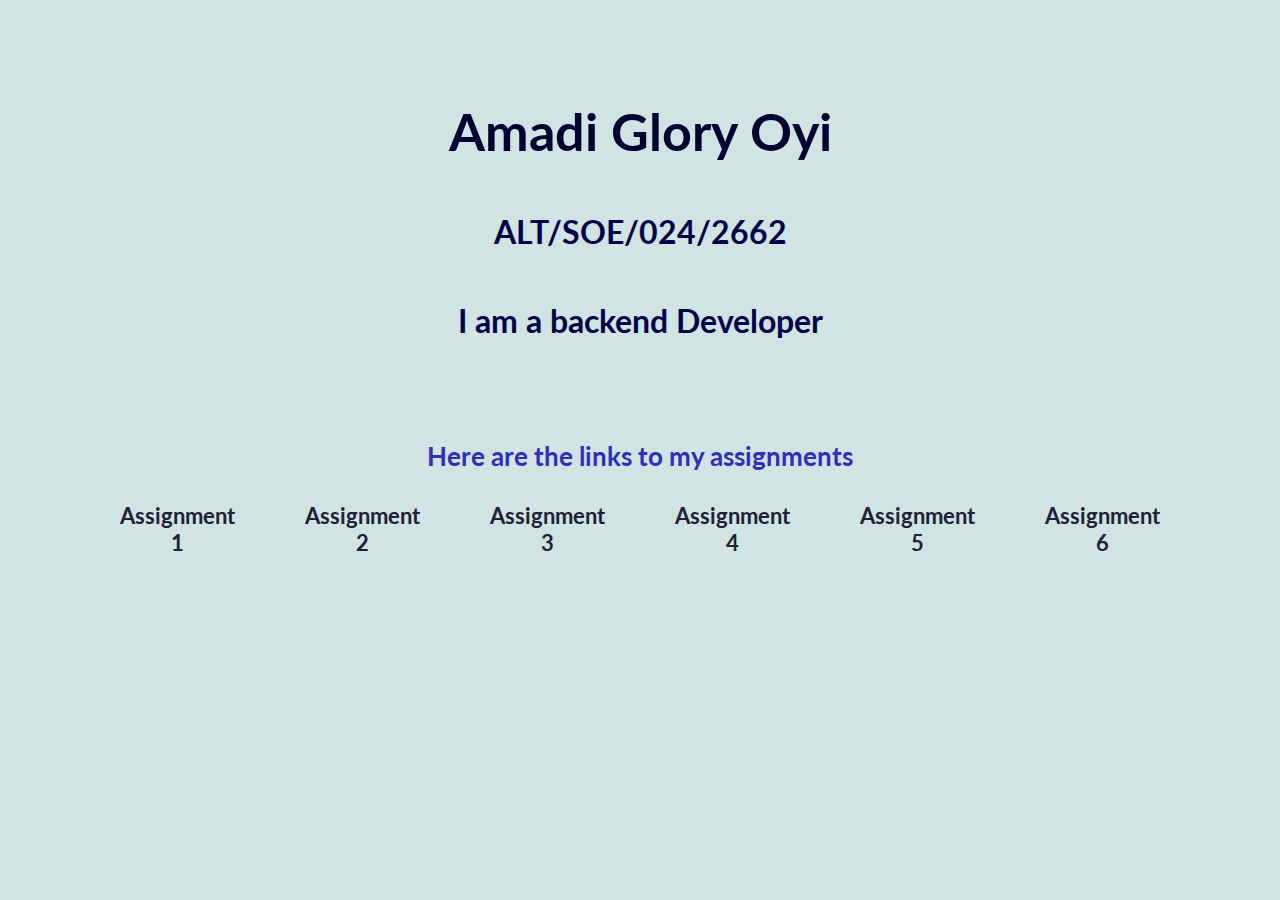
<file: index.html>
<!DOCTYPE html>
<html lang="en">
  <head>
    <meta charset="UTF-8" />
    <meta name="viewport" content="width=device-width, initial-scale=1.0" />
    <title>Document</title>
    <link rel="preconnect" href="https://fonts.googleapis.com" />
    <link rel="preconnect" href="https://fonts.gstatic.com" crossorigin />
    <link rel="preconnect" href="https://fonts.googleapis.com" />
    <link rel="preconnect" href="https://fonts.gstatic.com" crossorigin />
    <link
      href="https://fonts.googleapis.com/css2?family=Josefin+Sans:ital,wght@0,100..700;1,100..700&family=Lato:ital,wght@0,100;0,300;0,400;0,700;0,900;1,100;1,300;1,400;1,700;1,900&display=swap"
      rel="stylesheet"
    />
    <link rel="stylesheet" href="index.css" />
  </head>
  <body>
    <h1>Amadi Glory Oyi</h1>
    <h3>ALT/SOE/024/2662</h3>
    <h3>I am a backend Developer</h3>
    <p>Here are the links to my assignments</p>

    <div class="links">
      <a href="./Assignment one/index.html">Assignment 1</a>

      <a href="./Asssignment two/index.html">Assignment 2</a>

      <a href="./Assignment three/index.html">Assignment 3</a>

      <a href="./Assignment four/index.html">Assignment 4</a>

      <a href="./Assignment five/index.html">Assignment 5</a>

      <a href="./Assignment six/index.html">Assignment 6</a>
    </div>
  </body>
</html>
</file>
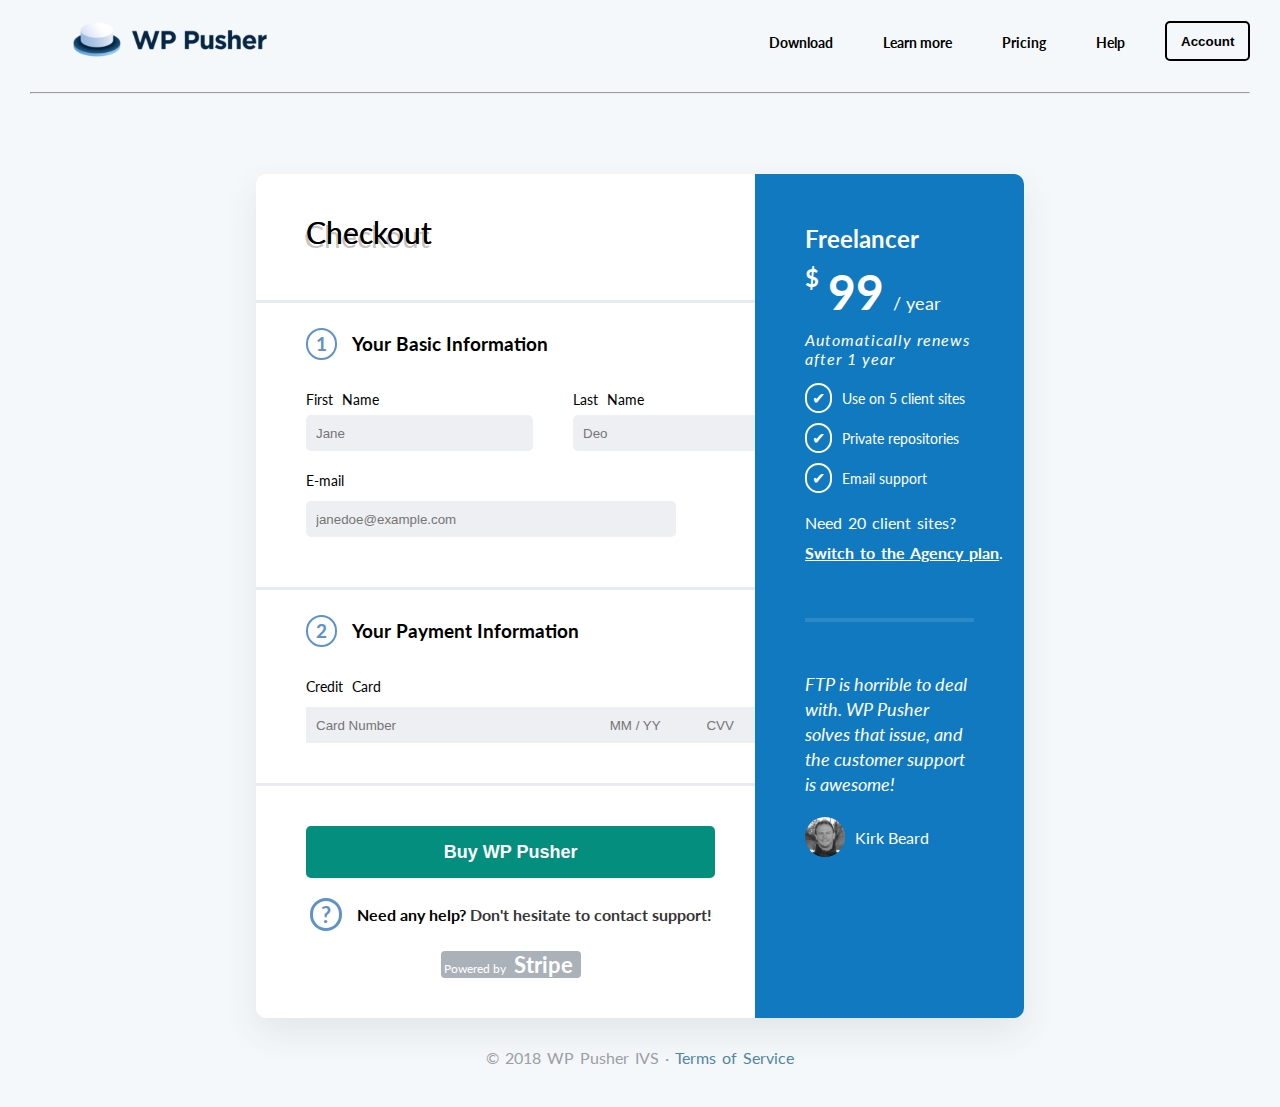
<file: Assignment five/index.html>
<!DOCTYPE html>
<html lang="en">
  <head>
    <meta charset="UTF-8" />
    <meta name="viewport" content="width=device-width, initial-scale=1.0" />
    <title>Assignment 5</title>
    <link rel="stylesheet" href="index.css" />
    <link rel="preconnect" href="https://fonts.googleapis.com" />
    <link rel="preconnect" href="https://fonts.gstatic.com" crossorigin />
    <link
      href="https://fonts.googleapis.com/css2?family=Inter:ital,opsz,wght@0,14..32,100..900;1,14..32,100..900&family=Jockey+One&family=Kode+Mono:wght@400..700&family=Lato:ital,wght@0,100;0,300;0,400;0,700;0,900;1,100;1,300;1,400;1,700;1,900&family=Noto+Sans+Hatran&family=Roboto:ital,wght@0,100..900;1,100..900&display=swap"
      rel="stylesheet"
    />
    <link
    rel="stylesheet"
    href="https://cdnjs.cloudflare.com/ajax/libs/font-awesome/6.7.2/css/all.min.css"
    integrity="sha512-Evv84Mr4kqVGRNSgIGL/F/aIDqQb7xQ2vcrdIwxfjThSH8CSR7PBEakCr51Ck+w+/U6swU2Im1vVX0SVk9ABhg=="
    crossorigin="anonymous"
    referrerpolicy="no-referrer"
  />
  </head>
  <body>
    <header>
      <nav>
      <ul class="nav-links">
        <li class="logo">
          <a href="#"> <img src="./asset/wppusher-logo copy.svg" alt="logo" /></a>
        </li>
        <input type="checkbox" id="check" />
        <span class="checkbtn">
          <li> <a href="">Download</a></li>
          <li> <a href="">Learn more</a></li>
          <li> <a href="">Pricing</a></li>
         <li>  <a href="">Help</a></li>
          <label for="check" class="close-menu">
            <i class="fas fa-times"></i>
          </label>
        </span>
        <label for="check" class="open-menu">
          <i class="fas fa-bars"></i>
        </label>
      </ul>             
          <button>Account</button>
        </div>
      </nav>
      <hr />
    </header>

    <section>
      <div class="container">
        <h1>Checkout</h1>
        <div class="basic-infos-container">
          <div class="basic-info">
            <h3 class="number">1</h3>
            <h3 class="Numn">Your Basic Information</h3>
          </div>
          <div class="forms">
            <div>
              <label for="first-name">First Name</label>
              <input type="text" placeholder="Jane" required />
            </div>
            <div>
              <label for="Last-Name">Last Name</label>
              <input type="text" placeholder="Deo" />
            </div>
          </div>
          <div class="email-box">
            <label for="email">E-mail</label>
            <input type="email" placeholder="janedoe@example.com" required />
          </div>
        </div>
        <div class="payment-info">
          <div class="basic-info">
            <h3 class="number">2</h3>
            <h3>Your Payment Information</h3>
          </div>
          <div class="credit-card">
            <label for="credit-card">Credit Card</label>
            <div class="card-input">
              <input
                type="text"
                class="card-num"
                placeholder="Card Number"
                required
              />
              <input
                type="text"
                placeholder="MM / YY"
                name="month-date"
                id="MM-YY"
                required
              />
              <input type="text" placeholder="CVV" id="cvv" required />
            </div>
          </div>
        </div>
        <div class="button-container">
          <button class="first-button">Buy WP Pusher</button>
          <div class="help-center">
            <h2>?</h2>
            <p>
              Need any help? <span> Don't hesitate to contact support!</span>
            </p>
          </div>

          <div class="powered-by-stripe">
            <p>Powered by <span>Stripe</span></p>
          </div>
        </div>
      </div>
      <div class="second-container">
        <div class="info-page">
          <h2 class="Freelancer">Freelancer</h2>
          <p class="price">
            <span class="currency">$</span>
            <span class="amount">99</span>
            <span class="duration">/ year</span>
          </p>
          <p class="info-renewal">Automatically renews after 1 year</p>
          <ul class="features">
            <li><span class="checkmark">✔</span> Use on 5 client sites</li>
            <li><span class="checkmark">✔</span> Private repositories</li>
            <li><span class="checkmark">✔</span> Email support</li>
          </ul>
          <p class="additional-info">
            Need 20 client sites? <a href="#">Switch to the Agency plan</a>.
          </p>
        </div>
        <p class="last-para">
          FTP is horrible to deal with. WP Pusher solves that issue, and the
          customer support is awesome!
        </p>
        <div class="last-image-con" >
          <img src="./asset/Bitmap.svg" alt="A man image">
          <p>Kirk Beard</p>
        </div>
      </div>
    </section>
    <p class="terms-services">© 2018 WP Pusher IVS  ·  <span>Terms of Service</span></p>
  </body>
</html>
</file>
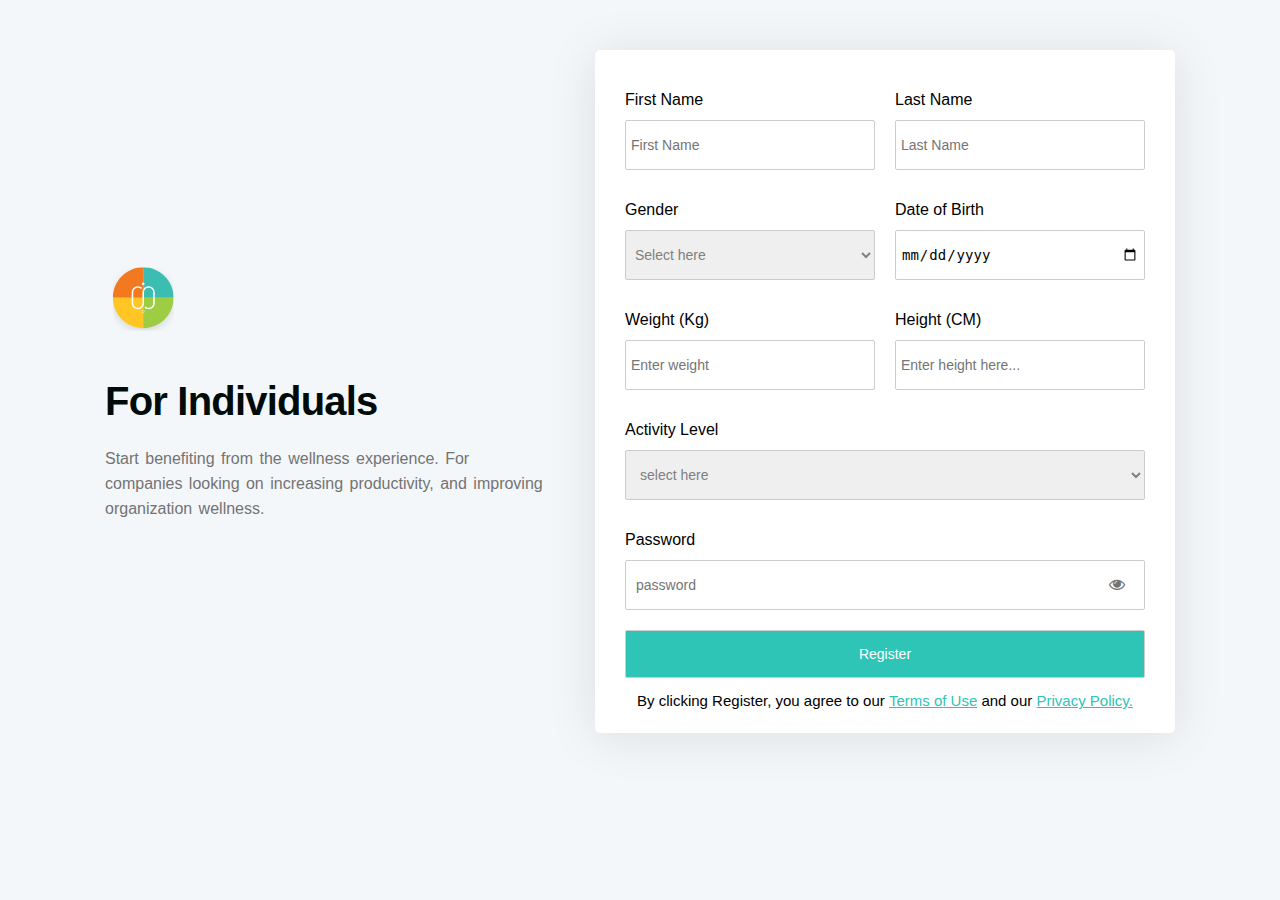
<file: Assignment four/index.html>
<!DOCTYPE html>
<html lang="en">
  <head>
    <meta charset="UTF-8" />
    <meta name="viewport" content="width=device-width, initial-scale=1.0" />
    <title>Assignment 4</title>
    <link rel="stylesheet" href="index.css" />
    <link
      rel="stylesheet"
      href="https://cdnjs.cloudflare.com/ajax/libs/font-awesome/4.7.0/css/font-awesome.min.css"
    />
  </head>
  <body>
    <div class="main-box">
      <div class="First-container">
        <img src="./Asset/icon.svg" alt="icon" />

        <h1>For Individuals</h1>
        <p class="main-box-para">
          Start benefiting from the wellness experience. For 
          companies looking on increasing productivity, and improving 
          organization wellness.
        </p>
      </div>
      <div class="form-container">
        <form action="">
          <div class="names-con">
            <div>
              <label for="Firstname">First Name</label>
              <input type="text" placeholder="First Name" required />
            </div>
            <div>
              <label for="Lastname">Last Name</label>
              <input type="text" placeholder="Last Name" required />
            </div>
          </div>
          <div class="names-con">
            <div>
              <label for="">Gender</label>
              <select required>
                <option value="" disabled selected hidden>Select here</option>
                <option value="male">Male</option>
                <option value="Female">Female</option>
              </select>
            </div>
            <div>
              <label for="dob"> Date of Birth</label>
              <input type="date" placeholder="Date of birth" required />
            </div>
          </div>
          <div class="names-con">
            <div>
              <label for="Weight">Weight (Kg)</label>
              <input type="number" placeholder="Enter weight" required />
            </div>
            <div>
              <label for="Height (CM)">Height (CM)</label>
              <input
                type="number"
                placeholder="Enter height here..."
                required
              />
            </div>
          </div>
          <div class="active-pass">
            <div>
              <label for="">Activity Level</label>
              <select required>
                <option value="" disabled selected hidden>select here</option>
                <option value="Low">Low</option>
                <option value="Medium">Medium</option>
                <option value="High">High</option>
              </select>
            </div>
          </div>
          <div class="active-pass1">
            <div>
              <label for="password">Password</label>
              <input type="password" placeholder="password" required />
            </div>
            <div class="icon-div"><i class="fa fa-eye" id="toggle_password"></i></div>
          </div>
          <button type="submit">Register</button>
          <p class="pagas">
            By clicking Register, you agree to our
            <a href="">Terms of Use</a>  and our <a href="">Privacy Policy.</a>
        </form>
      </div>
    </div>
  </body>
</html>
</file>
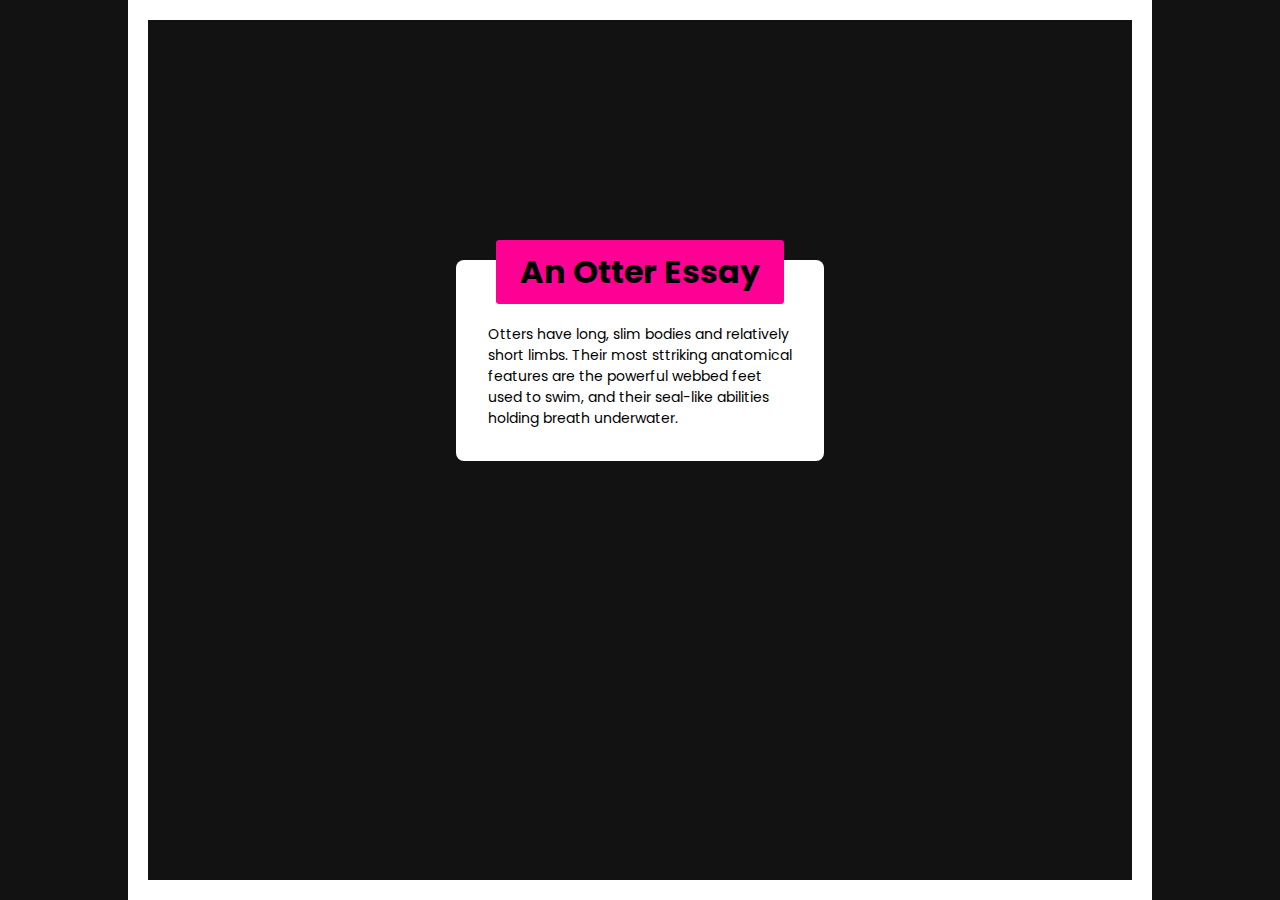
<file: Assignment one/index.html>
<!DOCTYPE html>
<html lang="en">
<head>
    <meta charset="UTF-8">
    <meta name="viewport" content="width=device-width, initial-scale=1.0">
    <title>Assignment 1</title>
    <link rel="stylesheet" href="index.css">
    <style>
        @import url('https://fonts.googleapis.com/css2?family=Poppins:ital,wght@0,100;0,200;0,300;0,400;0,500;0,600;0,700;0,800;0,900;1,100;1,200;1,300;1,400;1,500;1,600;1,700;1,800;1,900&family=Roboto:ital,wght@0,100;0,300;0,400;0,500;0,700;0,900;1,100;1,300;1,400;1,500;1,700;1,900&display=swap');
        </style>
</head>
<body>
<div id="Container"> 
    <div id="Header">
        <h1>An Otter Essay</h1>
    </div>
    <div id="Parag">
        <p>
            Otters have long, slim bodies and relatively short limbs. Their most sttriking anatomical features are the powerful webbed feet used to swim, and their seal-like abilities holding breath underwater.
        </p>
    </div>

</div>

    
</body>
</html>
</file>
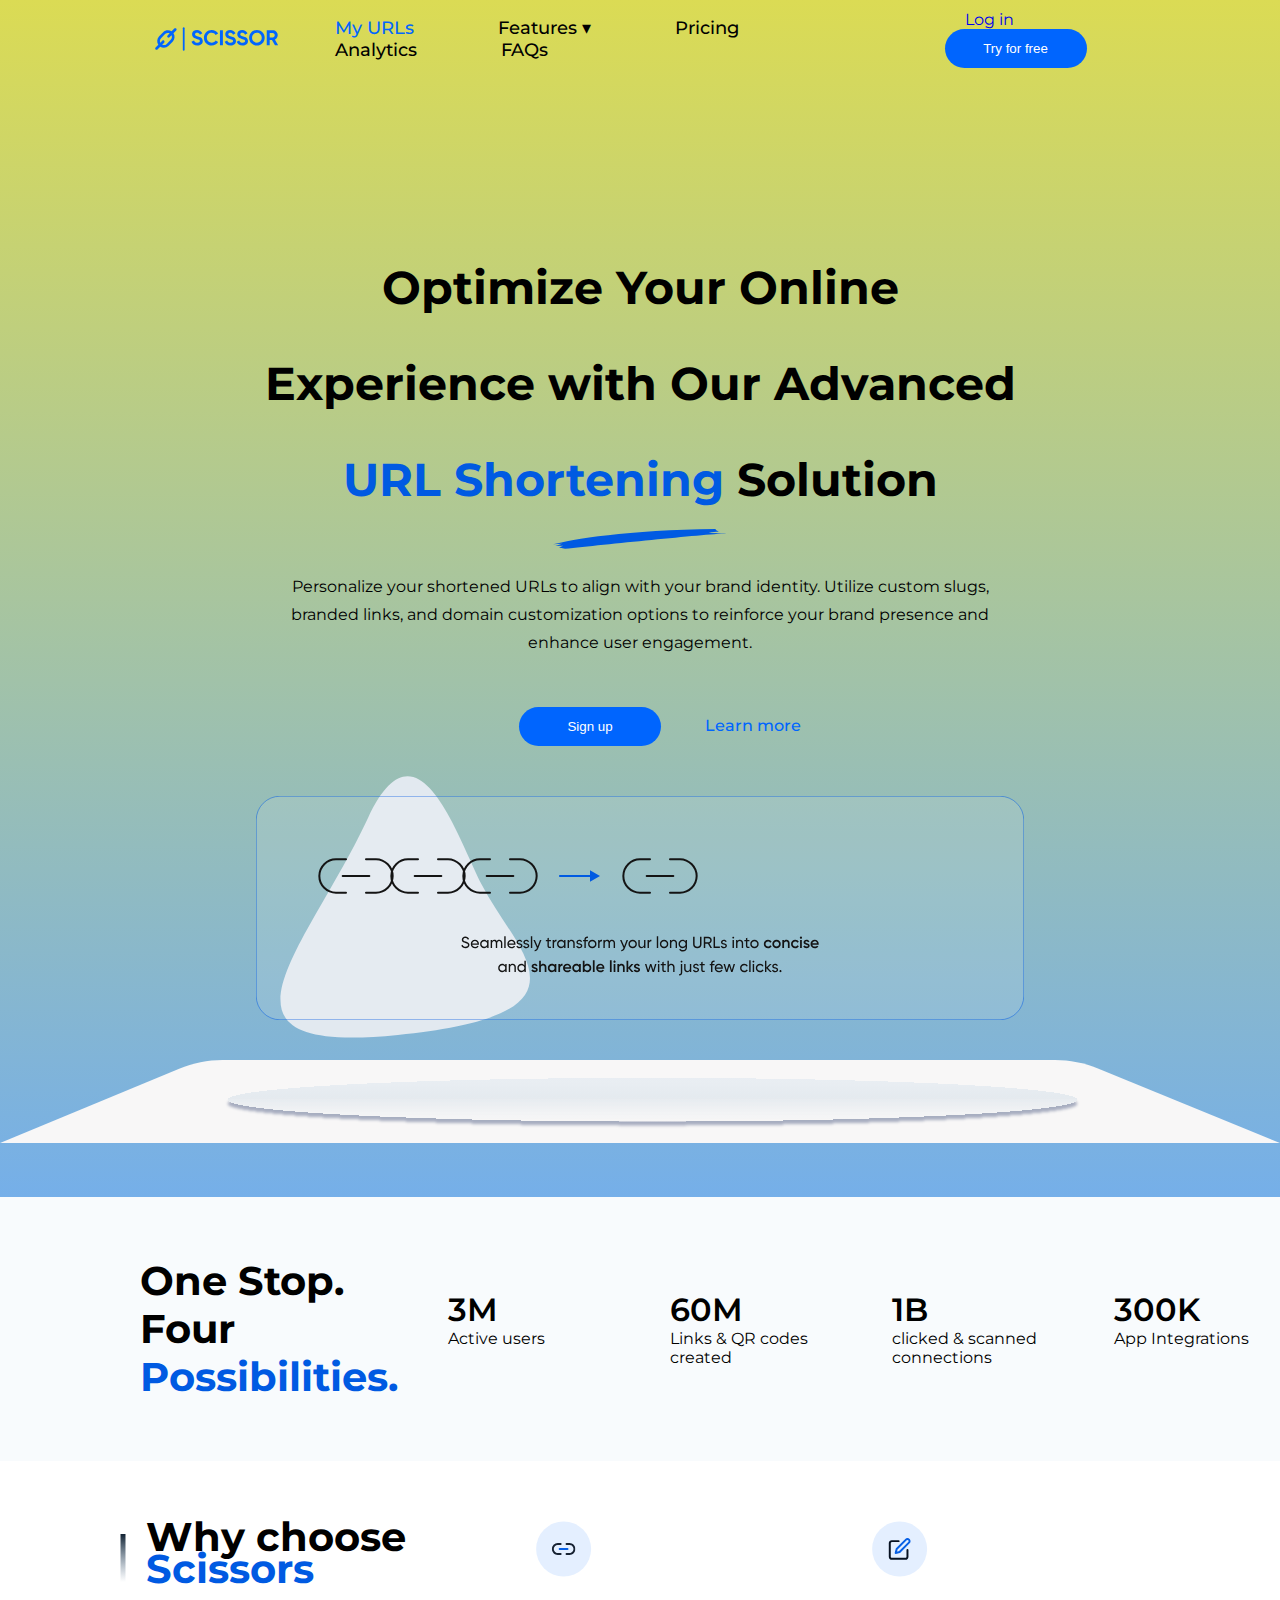
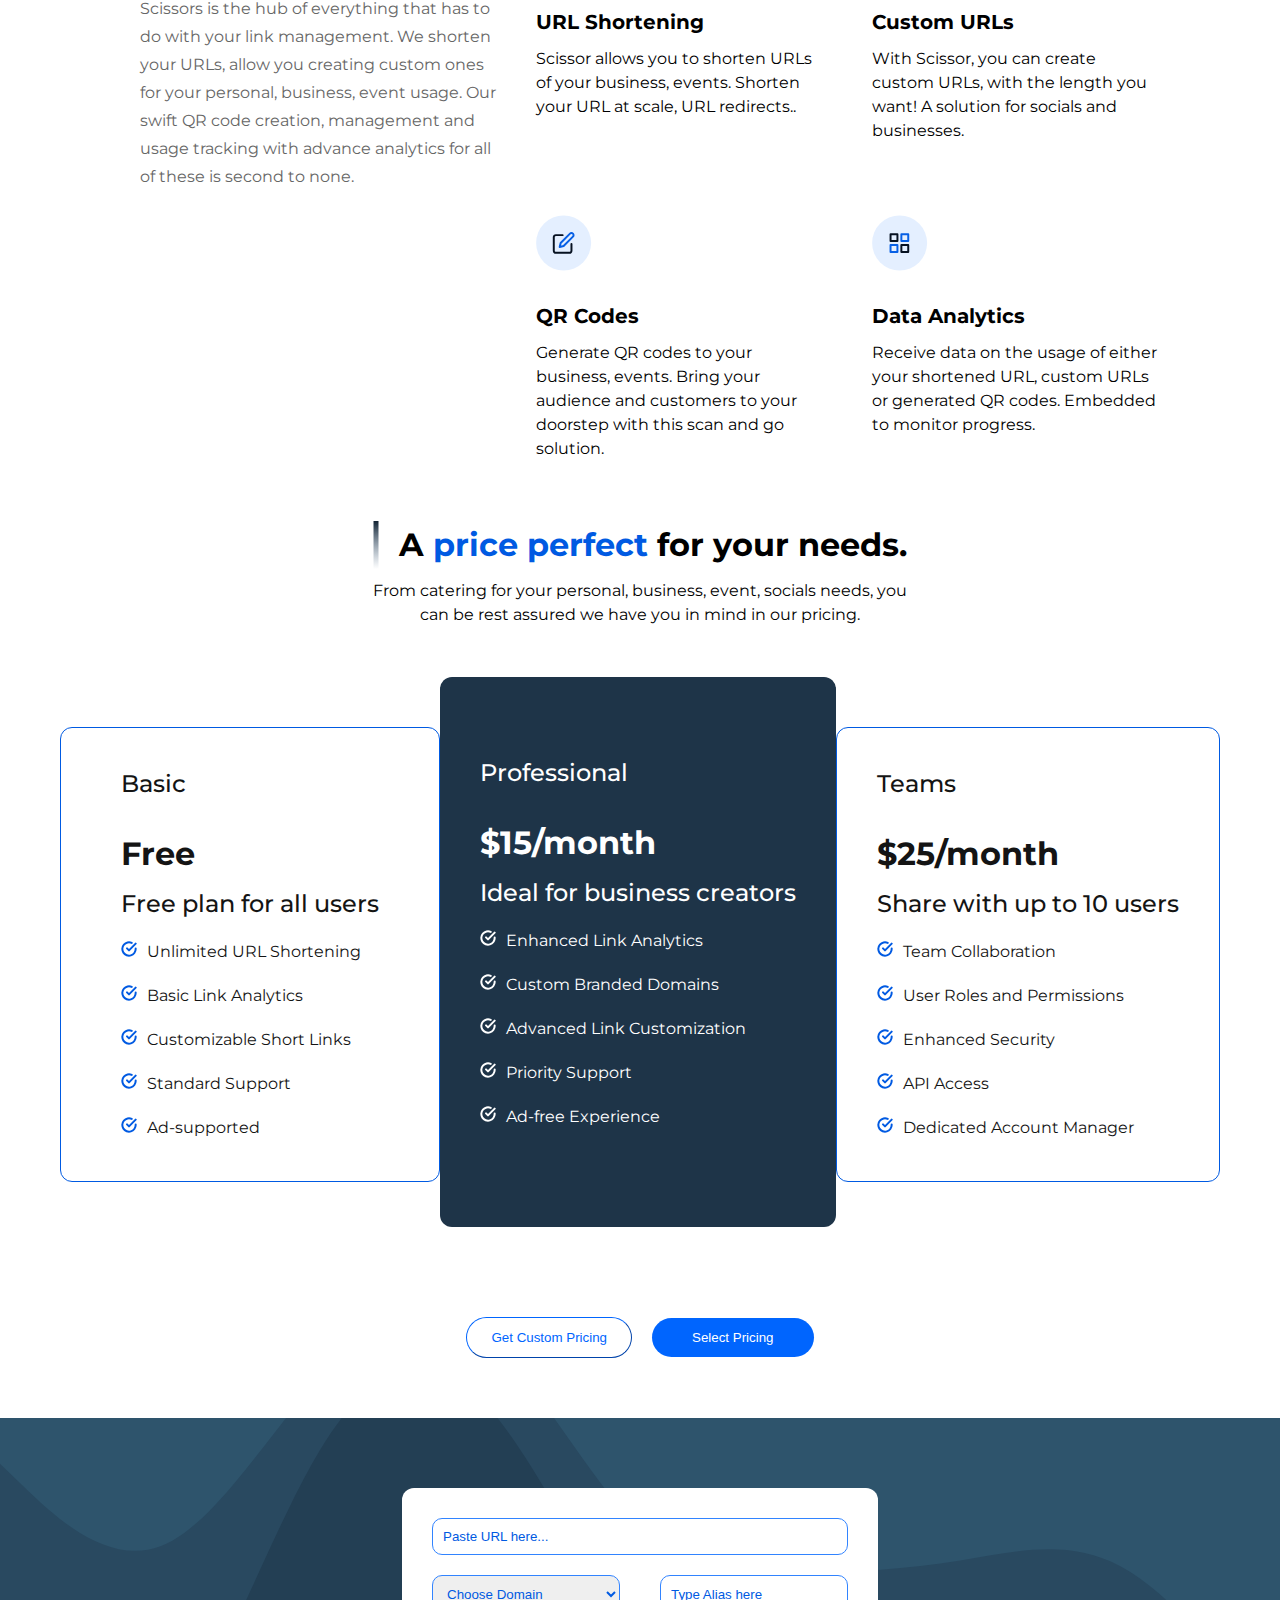
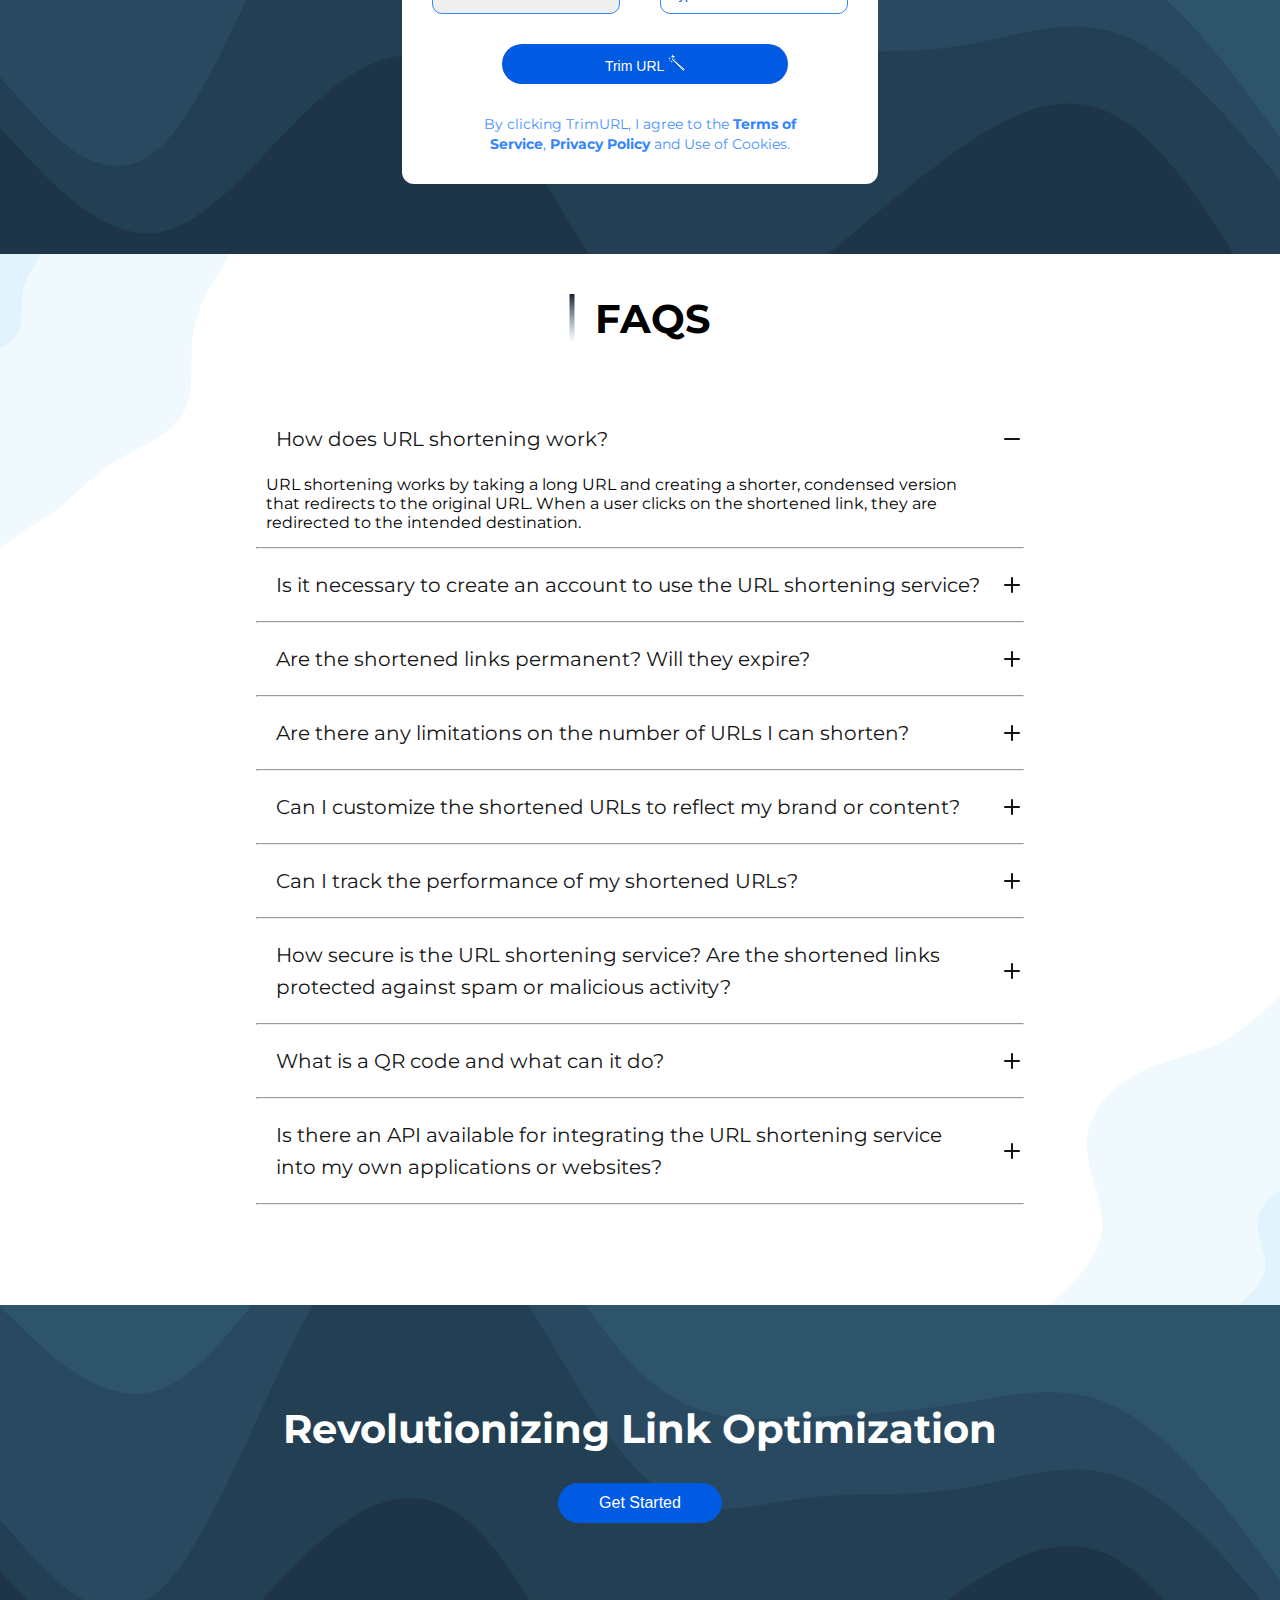
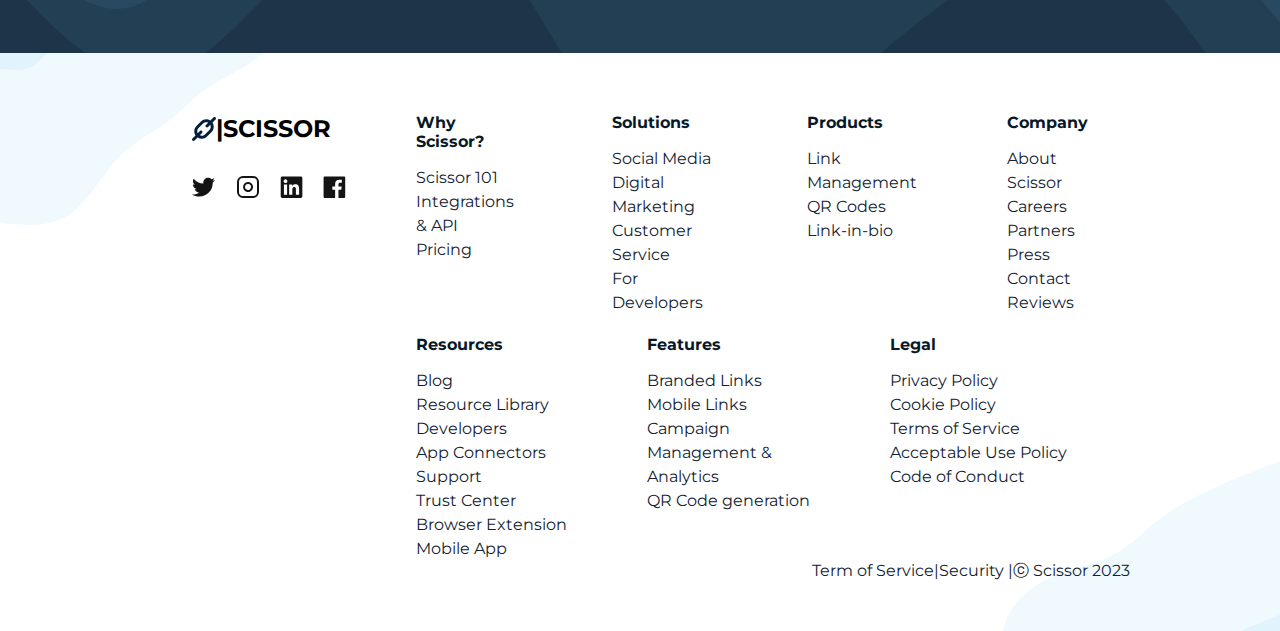
<file: Assignment six/index.html>
<!DOCTYPE html>
<html lang="en">
  <head>
    <meta charset="UTF-8" />
    <meta name="viewport" content="width=device-width, initial-scale=1.0" />
    <title>Assignment 6</title>
    <link rel="stylesheet" href="index.css" />
    <link rel="preconnect" href="https://fonts.googleapis.com" />
    <link rel="preconnect" href="https://fonts.gstatic.com" crossorigin />
    <link
      href="https://fonts.googleapis.com/css2?family=Inter:ital,opsz,wght@0,14..32,100..900;1,14..32,100..900&family=Jockey+One&family=Kode+Mono:wght@400..700&family=Lato:ital,wght@0,100;0,300;0,400;0,700;0,900;1,100;1,300;1,400;1,700;1,900&family=Montserrat:ital,wght@0,100..900;1,100..900&family=Noto+Sans+Hatran&family=Roboto:ital,wght@0,100..900;1,100..900&display=swap"
      rel="stylesheet"
    />
  </head>
  <body>
    <section class="first-section">
      <nav>
        <img src="./Asset/Image/Logo (2).svg" alt="A picture of scissor" />

        <div class="nav-links">
          <a href="#" class="my-url">My URLs</a>
          <a href="#" class="Features">Features </a>
          <a href="#">Pricing</a>
          <a href="#">Analytics</a>
          <a href="#">FAQs</a>
        </div>
        <div class="Log-in">
          <a href="#">Log in</a>
          <button>Try for free</button>
        </div>
      </nav>

      <div class="front-page">
        <h1>
          Optimize Your Online Experience with Our Advanced
          <span>URL Shortening</span>
          Solution
        </h1>
        <img src="./Asset/Image/Vector 3.svg" alt="" />
        <p>
          Personalize your shortened URLs to align with your brand identity.
          Utilize custom slugs, branded links, and domain customization options
          to reinforce your brand presence and enhance user engagement.
        </p>

        <button>Sign up</button>
        <a href="#">Learn more</a>
      </div>

      <div class="main-images">
        <img src="./Asset/Image/Frame 29546.svg" alt="" />
      </div>
      <img class="last-nav-image" src="./Asset/Image/Group 3.svg" alt="" />
    </section>
    <section class="Section-two">
      <div class="Possibilities">
        <h2>
          One Stop. <br />
          Four <span> Possibilities.</span>
        </h2>
        <h2></h2>
      </div>
      <div class="headers-container">
        <div class="headers-subhead">
          <h3>3M</h3>
          <p>Active users</p>
        </div>
        <div class="headers-subhead">
          <h3>60M</h3>
          <p>Links & QR codes created</p>
        </div>
        <div class="headers-subhead">
          <h3>1B</h3>
          <p>clicked & scanned connections</p>
        </div>
        <div class="headers-subhead">
          <h3>300K</h3>
          <p>App Integrations</p>
        </div>
      </div>
    </section>
    <section class="features">
      <div class="why-choose-scissors">
        <div class="Image-why">
          <img src="./Asset/Image/Line 70.svg" alt="" />
          <h2>Why choose <span class="highlight">Scissors</span></h2>
        </div>
        <p class="description">
          Scissors is the hub of everything that has to do with your link
          management. We shorten your URLs, allow you creating custom ones for
          your personal, business, event usage. Our swift QR code creation,
          management and usage tracking with advance analytics for all of these
          is second to none.
        </p>
      </div>

      <div class="feature-grid">
        <div class="feature">
          <img src="./Asset/Image/Group 6 (2).svg" alt="" />
          <h3>URL Shortening</h3>
          <p>
            Scissor allows you to shorten URLs of your business, events. Shorten
            your URL at scale, URL redirects..
          </p>
        </div>
        <div class="feature">
          <img src="./Asset/Image/Frame 1000001695.svg" alt="" />
          <h3>Custom URLs</h3>
          <p>
            With Scissor, you can create custom URLs, with the length you want!
            A solution for socials and businesses.
          </p>
        </div>
        <div class="feature">
          <img src="./Asset/Image/Frame 1000001695.svg" alt="" />
          <h3>QR Codes</h3>
          <p>
            Generate QR codes to your business, events. Bring your audience and
            customers to your doorstep with this scan and go solution.
          </p>
        </div>
        <div class="feature">
          <img src="./Asset/Image/Group 6 (1).svg" alt="" />
          <h3>Data Analytics</h3>
          <p>
            Receive data on the usage of either your shortened URL, custom URLs
            or generated QR codes. Embedded to monitor progress.
          </p>
        </div>
      </div>
    </section>
    <div class="middle-container">
      <div class="sub-middle-container">
        <img src="./Asset/Image/Line 70.svg" alt="" />
        <h2>A <span>price perfect</span> for your needs.</h2>
      </div>
      <p>
        From catering for your personal, business, event, socials needs, you can
        be rest assured we have you in mind in our pricing.
      </p>
    </div>

    <section class="Pricing">
      <div class="price-card">
        <div class="basic">
          <p class="BPT">Basic</p>
          <h2>Free</h2>
          <p>Free plan for all users</p>
          <ul>
            <li>
              <span><img src="./Asset/Image/check-circle.svg" /></span>Unlimited
              URL Shortening
            </li>
            <li>
              <span><img src="./Asset/Image/check-circle.svg" /></span>Basic
              Link Analytics
            </li>
            <li>
              <span><img src="./Asset/Image/check-circle.svg" /></span
              >Customizable Short Links
            </li>
            <li>
              <span><img src="./Asset/Image/check-circle.svg" /></span>Standard
              Support
            </li>
            <li>
              <span><img src="./Asset/Image/check-circle.svg" /></span
              >Ad-supported
            </li>
          </ul>
        </div>
        <div class="professional">
          <p class="BPT">Professional</p>
          <h2>$15/month</h2>
          <p>Ideal for business creators</p>
          <ul>
            <li>
              <span
                ><img src="./Asset/Image/check-circle professional.svg" /></span
              >Enhanced Link Analytics
            </li>
            <li>
              <span
                ><img src="./Asset/Image/check-circle professional.svg" /></span
              >Custom Branded Domains
            </li>
            <li>
              <span
                ><img src="./Asset/Image/check-circle professional.svg" /></span
              >Advanced Link Customization
            </li>
            <li>
              <span
                ><img src="./Asset/Image/check-circle professional.svg" /></span
              >Priority Support
            </li>
            <li>
              <span
                ><img src="./Asset/Image/check-circle professional.svg" /></span
              >Ad-free Experience
            </li>
          </ul>
        </div>
        <div class="teams">
          <p class="BPT">Teams</p>
          <h2>$25/month</h2>
          <p>Share with up to 10 users</p>
          <ul>
            <li>
              <span><img src="./Asset/Image/check-circle.svg" /></span>Team
              Collaboration
            </li>
            <li>
              <span><img src="./Asset/Image/check-circle.svg" /></span>User
              Roles and Permissions
            </li>
            <li>
              <span><img src="./Asset/Image/check-circle.svg" /></span>Enhanced
              Security
            </li>
            <li>
              <span><img src="./Asset/Image/check-circle.svg" /></span>API
              Access
            </li>
            <li>
              <span><img src="./Asset/Image/check-circle.svg" /></span>Dedicated
              Account Manager
            </li>
          </ul>
        </div>
      </div>
      <div class="price-button">
        <button class="custom-p">Get Custom Pricing</button>
        <button class="select-p">Select Pricing</button>
      </div>
    </section>

    <section class="form-section">
      <div class="form-container">
        <div class="form">
          <label for="pasteurl"></label>
          <input type="text" placeholder="Paste URL here..." />
          <div class="form-alias">
            <select>
              <option value="choose domain">Choose Domain</option>
            </select>
            <label for="typealiashere"></label>
            <input type="text" placeholder="Type Alias here" />
          </div>
        </div>
        <button>Trim URL <img src="./Asset/Image/magic wand.svg" /></button>
        <p>
          By clicking TrimURL, I agree to the <span>Terms of Service</span>,
          <span>Privacy Policy</span> and Use of Cookies.
        </p>
      </div>
    </section>

    <section class="Faqs">
      <div class="faq-main-con">
        <div class="faqs-image">
          <img src="./Asset/Image/Line 70.svg" alt="" />
          <h2>FAQS</h2>
        </div>
        <div class="first-faq">
          <p>How does URL shortening work?</p>
          <img src="./Asset/Image/minus.svg" />
        </div>
        <h6>
          URL shortening works by taking a long URL and creating a shorter,
          condensed version that redirects to the original URL. When a user
          clicks on the shortened link, they are redirected to the intended
          destination.
        </h6>
        <hr />
        <div class="first-faq">
          <p>
            Is it necessary to create an account to use the URL shortening
            service?
          </p>
          <img src="./Asset/Image/plus.svg" />
        </div>
        <hr />
        <div class="first-faq">
          <p>Are the shortened links permanent? Will they expire?</p>
          <img src="./Asset/Image/plus.svg" />
        </div>
        <hr />
        <div class="first-faq">
          <p>Are there any limitations on the number of URLs I can shorten?</p>
          <img src="./Asset/Image/plus.svg" />
        </div>
        <hr />
        <div class="first-faq">
          <p>
            Can I customize the shortened URLs to reflect my brand or content?
          </p>
          <img src="./Asset/Image/plus.svg" />
        </div>
        <hr />
        <div class="first-faq">
          <p>Can I track the performance of my shortened URLs?</p>
          <img src="./Asset/Image/plus.svg" />
        </div>
        <hr />
        <div class="first-faq">
          <p>
            How secure is the URL shortening service? Are the shortened links
            protected against spam or malicious activity?
          </p>
          <img src="./Asset/Image/plus.svg" />
        </div>
        <hr />
        <div class="first-faq">
          <p>What is a QR code and what can it do?</p>
          <img src="./Asset/Image/plus.svg" />
        </div>
        <hr />
        <div class="first-faq">
          <p>
            Is there an API available for integrating the URL shortening service
            into my own applications or websites?
          </p>
          <img src="./Asset/Image/plus.svg" />
        </div>
        <hr />
      </div>
    </section>

    <section class="getstarted">
   <div class="get-started-con">
    <h3>Revolutionizing Link Optimization</h3>
    <button>Get Started</button>
   </div>
    </section>

    <section class="info-con">
      <div class="information-container">
        <div class="socials">
          <div class="scissor-image-con">
            <img src="./Asset/Image/Scissor Logo.svg" />
            <h2>|SCISSOR</h2>
          </div>
          <div class="social-logo">
            <img src="./Asset/Image/Twitter-logo.svg" alt="Twitter" />
            <img src="./Asset/Image/Instagram Logo.svg" alt="Instagram" />
            <img src="./Asset/Image/Linkedln Logo.svg" alt="Linkedln" />
            <img src="./Asset/Image/Facebook Logo.svg" alt="Facebook" />
          </div>
        </div>
        <div class="scissor-container">
          <div class="scissor-container1">
            <div class="why">
              <h4>Why Scissor?</h4>
              <p>Scissor 101</p>
              <p>Integrations & API</p>
              <p>Pricing</p>
            </div>
            <div class="solution">
              <h4>Solutions</h4>
              <p>Social Media</p>
              <p>Digital Marketing</p>
              <p>Customer Service</p>
              <p>For Developers</p>
            </div>
            <div class="product">
              <h4>Products</h4>
              <p>Link Management</p>
              <p>QR Codes</p>
              <p>Link-in-bio</p>
            </div>
            <div class="company">
              <h4>Company</h4>
              <p>About Scissor</p>
              <p>Careers</p>
              <p>Partners</p>
              <p>Press</p>
              <p>Contact</p>
              <p>Reviews</p>
            </div>
          </div>
          <div class="scissor-container2">
            <div class="resources">
              <h4>Resources</h4>
              <p>Blog</p>
              <p>Resource Library</p>
              <p>Developers</p>
              <p>App Connectors</p>
              <p>Support</p>
              <p>Trust Center</p>
              <p>Browser Extension</p>
              <p>Mobile App</p>
            </div>
            <div class="feat">
              <h4>Features</h4>
              <p>Branded Links</p>
              <p>Mobile Links</p>
              <p>Campaign</p>
              <p>Management & <br>  Analytics</p>
              <p>QR Code generation</p>
            </div>
  
            <div class="legal">
              <h4>Legal</h4>
              <p>Privacy Policy</p>
              <p>Cookie Policy</p>
              <p>Terms of Service</p>
              <p>Acceptable Use Policy</p>
              <p>Code of Conduct</p>
            </div>
          </div>
        </div> 
      </div>
        <footer>
      <p>Term of Service|</p>
      <p>Security |</p>
      <p>ⓒ Scissor 2023</p>
    </footer>
    </section>
 
  </body>
</html>
</file>
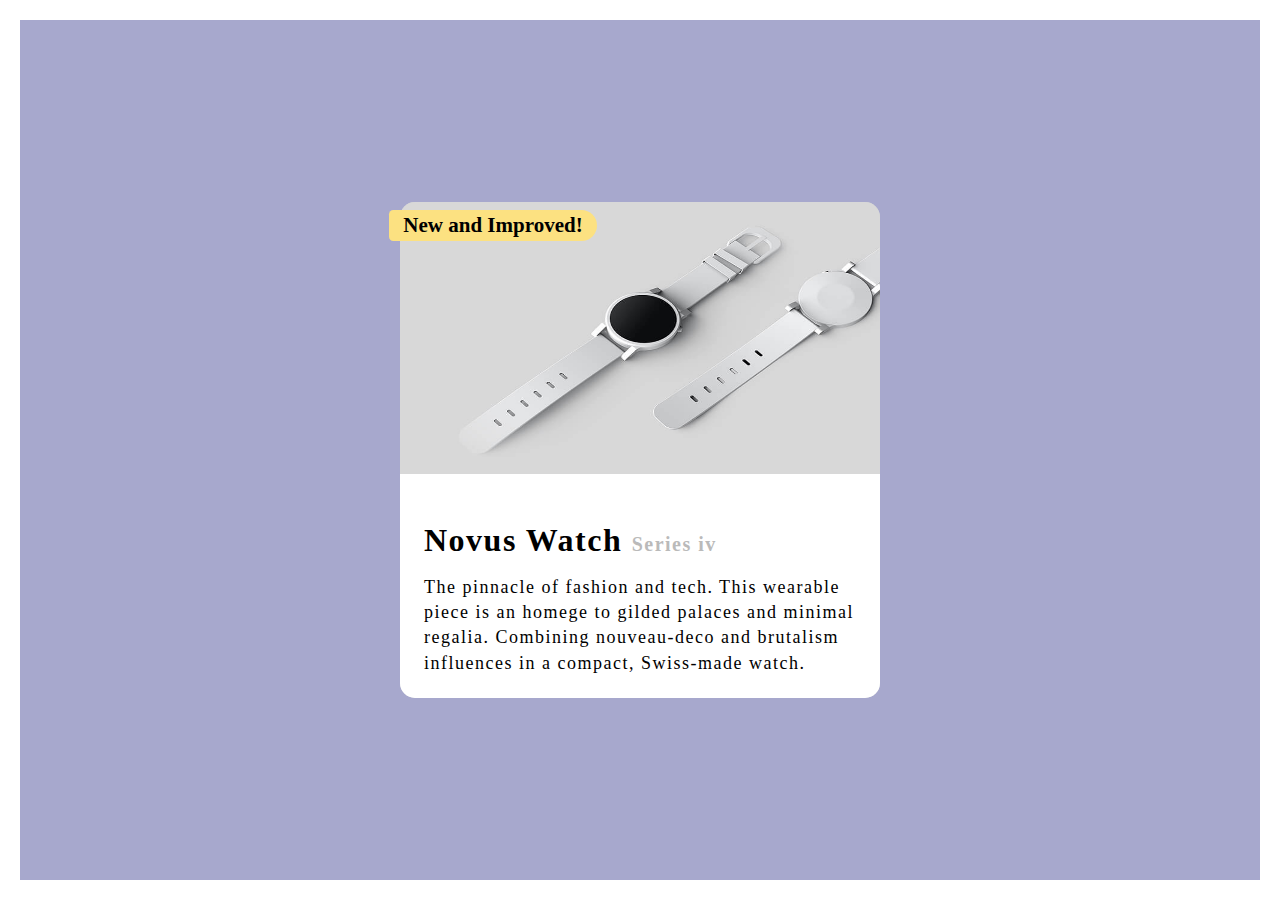
<file: Assignment three/index.html>
<!DOCTYPE html>
<html lang="en">
  <head>
    <meta charset="UTF-8" />
    <meta name="viewport" content="width=device-width, initial-scale=1.0" />
    <title>Assignment 3</title>
    <link rel="stylesheet" href="index.css" />
  </head>
  <body>
    <div id="container">
      <div id="header">
        <h2>New and Improved!</h2>
      </div>
      <div id="header-watch">
        <div id="watch">
          <img src="./Asset/novus 001.jpg" alt="" />
        </div>
        <div id="novusbox">
          <h1>
            Novus Watch
            <span> Series iv</span>
          </h1>

          <p>
            The pinnacle of fashion and tech. This wearable piece is an homege
            to gilded palaces and minimal regalia. Combining nouveau-deco and
            brutalism influences in a compact, Swiss-made watch.
          </p>
        </div>
      </div>
    </div>
  </body>
</html>
</file>
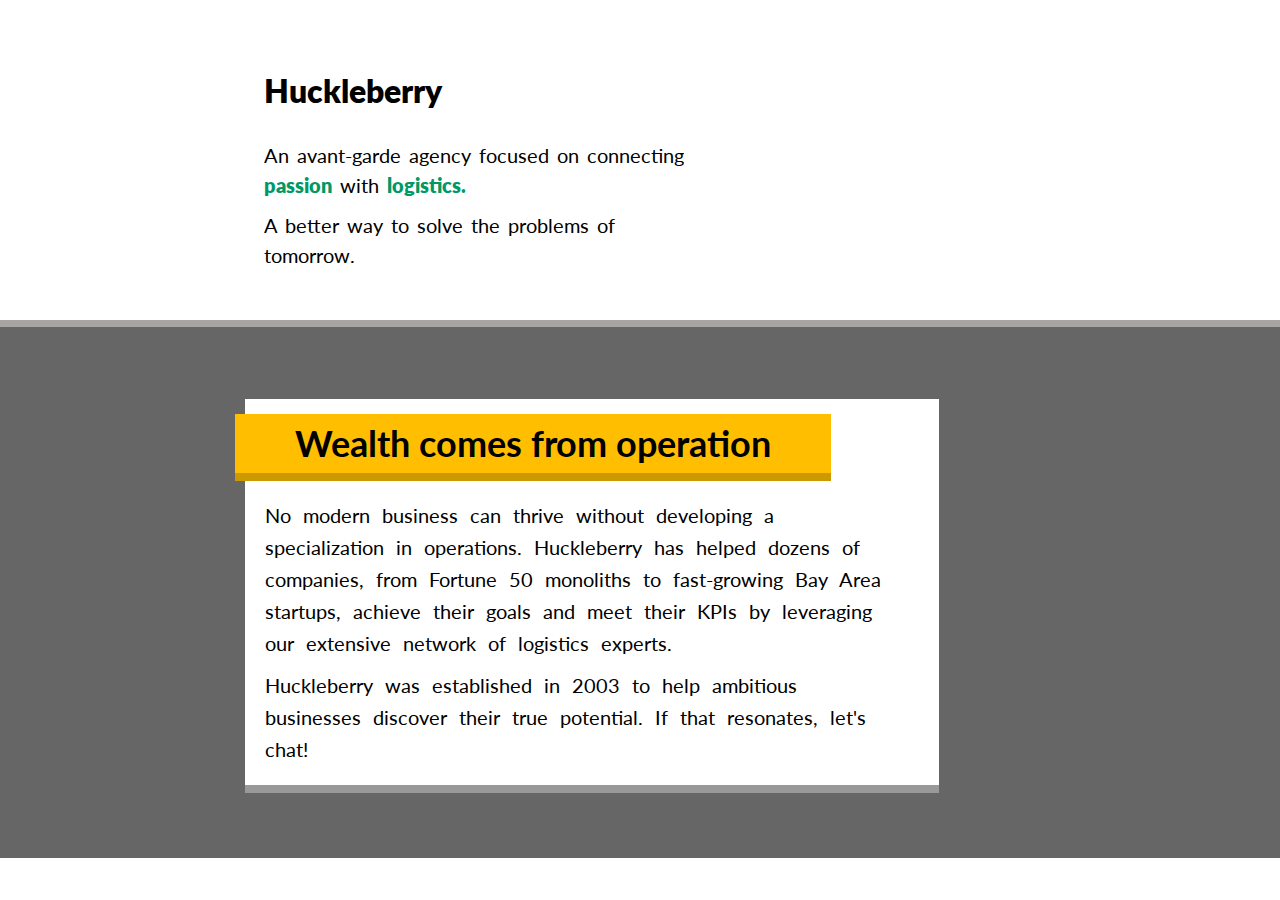
<file: Asssignment two/index.html>
<!DOCTYPE html>
<html lang="en">
<head>
    <meta charset="UTF-8">
    <meta name="viewport" content="width=device-width, initial-scale=1.0">
    <title>Assignment 2</title>
    <link rel="stylesheet" href="index.css">
    <link rel="preconnect" href="https://fonts.googleapis.com">
<link rel="preconnect" href="https://fonts.gstatic.com" crossorigin>
<link href="https://fonts.googleapis.com/css2?family=Lato:ital,wght@0,100;0,300;0,400;0,700;0,900;1,100;1,300;1,400;1,700;1,900&family=Poppins:ital,wght@0,100;0,200;0,300;0,400;0,500;0,600;0,700;0,800;0,900;1,100;1,200;1,300;1,400;1,500;1,600;1,700;1,800;1,900&family=Roboto:ital,wght@0,100;0,300;0,400;0,500;0,700;0,900;1,100;1,300;1,400;1,500;1,700;1,900&display=swap" rel="stylesheet">

</head>
<body>
    <Header>
        <h1>Huckleberry</h1>
        <p class="first-para"> An avant-garde agency focused on connecting <br> <span>passion</span> with <span>logistics.</span></p>

        <p class="seco-para">A better way to solve the problems of <br> tomorrow.</p>
    </Header>
    <Main>
        <div class="main-div">
            <div class="conner-con">
               <h2>Wealth comes from operation</h2> 
            </div>
            <div class="main-container">
                <p>No modern business can thrive without developing a specialization in operations.  Huckleberry has helped dozens of companies, from Fortune 50 monoliths to fast-growing Bay Area startups, achieve their goals and meet their KPIs by leveraging our extensive network of logistics experts.</p>
               
                <p class="main-para">Huckleberry was established in 2003 to help ambitious businesses discover their true potential. If that resonates, let's chat!</p>
    
            </div>
        </div>
        
   
    </Main>
</body>
</html>
</file>
<file: index.css>
*{
    padding: 0;
    margin: 0;
    box-sizing: border-box;
}
body{
    font-family: "Lato", serif;
     text-align: center;
     margin: 100px 50px;
     background: rgba(197, 223, 221, 0.836);
min-height: 100;
}
h1{
    font-size: 52px;
    font-weight: bolder;
    margin-bottom: 50px; 
    color:rgb(1, 1, 48) ;
}
h3{
    font-size: 32px;
    margin-bottom: 50px;
    color:rgb(3, 3, 72) ;
}
p{
    font-size: 26px;
    font-weight: bolder;
    margin: 100px 0px 0px;
    margin-bottom: 20px;
    color:rgb(47, 47, 186) ;
}
.links{
    display:flex ;
    justify-content: center;
    align-items: center;
    gap: 50px;
    width: 80%;
    margin: auto;
}
a {
    display: block;
    padding: 10px;
    font-size: 22px;
    font-weight: 700;    
    text-decoration: none;
    color:rgb(32, 32, 54) ; 
}
a:hover{
    background-color: rgb(31, 37, 42);
    color: #6788b4;
    font-family: "Lato", serif;
}
</file>
<file: Assignment five/index.css>
* {
  margin: 0;
  padding: 0;
  box-sizing: border-box;
}
body {
  font-family: "Lato", serif;
  background: #f5f8fa;
  /* height: 100vh; */
  padding-bottom: 40px;
}
/* Design for the Header */
header {
  padding: 20px 30px;
}
header nav {
  display: flex;
  justify-content: space-between;
  align-items: center;
}
nav {
  margin-bottom: 30px;
}
.nav-links{
  width  : 100%;
  display: flex;
  justify-content: space-between;
  align-items: center;
  list-style: none;
  position: relative; 
  padding: 0px 40px;

}
.logo img{
  width: 200px;
  height: 39px;
}
.checkbtn{
  display: flex;
}
.checkbtn li{
  padding-left: 50px;
}
.checkbtn li a{
  display: inline-block;
  text-decoration: none;
  text-align: center;
  transition: 0.15s ease-in-out;
  position: relative;
  color: black;
  font-size: 14px;
  font-weight: 700;
}
.checkbtn li a::after{
  content: '';
  position: absolute;
  width: 100%;
  height: 1px;
  bottom: 0;
  left: 0;
  background-color: #dbd7c4;
  transform: scaleX(0);
  transition: transform 0.15s ease-in-out;
}
.checkbtn li a:hover::after{
  width: 100%;
}
header nav ul .checkbtn a:hover {
  color: #ffffff;
  background-color: #1179bf;
  padding: 10px 20px;
}
.open-menu, .close-menu{
  display: none;
  position: absolute;
  color:black;
  cursor: pointer;
  font-size: 1.5rem;
  }
  .open-menu{
      right: 20px;
      top: 50%;
      transform: translateY(-50%);
  }
  .close-menu{
      top: 20px;
      right: 20px;
  }
  #check{
      display: none;
  }


header nav  button {
  width: 91px;
  height: 40px;
  background: #f5f8fa;
  border: 2px solid;
  border-radius: 5px;
  font-weight: bold;
}


/* Design for Section */
section {
  width: 60%;
  border-radius: 10px;
  margin: auto;
  background-color: #ffffff;
  /* box-shadow: ; */
  display: flex;
  margin-top: 60px;
  box-shadow: 0px 5px 15px 0px #0000000d;

  box-shadow: 0px 15px 35px 0px #2b404e18;
}
section .container {
  width: 65%;
}

section .container h1 {
  padding: 40px 0px 50px 50px;
  border-bottom: 3px solid rgb(234, 234, 242);
  font-family: Lato;
  font-size: 30px;
  font-weight: 400;
  text-shadow: -2px 4px #85808040, -2px 4px #786d6d40, 0px 0px #201e1e;
}
/* Dsign for first container */

.basic-infos-container {
  border-bottom: 3px solid rgb(234, 234, 242);
}
section .container .basic-info {
  display: flex;
  align-items: center;
  padding: 25px 0px 0px 50px;
  gap: 15px;
}
section .container .basic-info .number {
  border: 2px solid #5e92c9;
  color: #5e92c9;
  border-radius: 100px;
  padding: 3px 8px;
}
.container .forms {
  display: flex;
  padding: 25px 0px 10px 50px;
  gap: 40px;
  line-height: 30px;
  font-size: 14px;
  font-weight: 400;
  word-spacing: 5px;
}

.container .forms input {
  display: block;
  width: 227px;
  height: 36px;
  padding: 10px;
  border: none;
  border-radius: 5px;
  background: #edeff2;
}
.container .email-box {
  padding: 0px 0px 50px 50px;
  line-height: 40px;
  font-size: 14px;
  font-weight: 400;
}
.container .email-box input {
  display: block;
  width: 370px;
  height: 36px;
  padding: 10px;
  border: none;
  border-radius: 5px;
  background-color: #edeff2;
}
.forms input:hover,
.forms input:focus,
.email-box input:hover,
.email-box input:focus {
  outline: none;
}
/* Design for payment information */
.container .payment-info {
  border-bottom: 3px solid rgb(234, 234, 242);
}
.container .payment-info .credit-card {
  gap: 40px;
  line-height: 20px;
  font-size: 14px;
  font-weight: 400;
  word-spacing: 5px;
  line-height: 40px;
  margin-bottom: 30px;
  padding: 20px 0px 10px 50px;
}
.container .payment-info .credit-card input {
  padding: 10px;
  height: 36px;
  background: #edeff2;
  border: none;
}
.card-input {
  display: flex;
}
.card-num {
  width: 330px;
}

.card-input #MM-YY {
  width: 100px;
  text-align: center;
}
.card-input #cvv {
  width: 70px;
  text-align: center;
}
.credit-card input:hover,
.credit-card input:focus {
  outline: none;
}

/*Design for button-container */
.button-container {
  padding: 40px 40px 10px 50px;
  /* align-items: center; */
}
.button-container .first-button {
  width: 100%;
  height: 52px;
  background: #038e7d;
  border: none;
  border-radius: 5px;
  font-size: 18px;
  font-weight: 700;
  text-align: center;
  color: #ffffff;
}
/*  Design for help center */
.help-center {
  display: flex;
  justify-content: center;
  align-items: center;
  gap: 15px;
  margin-top: 20px;
}
.button-container .help-center h2 {
  border: 3px solid #5e92c9;
  color: #5e92c9;
  border-radius: 100px;
  padding: 0px 8px;
  font-size: 22px;
}
.button-container .help-center p {
  font-size: 16px;
  font-weight: 700;
}
.button-container .help-center p span {
  color: rgb(54, 54, 54);
}
.powered-by-stripe {
  font-size: 12px;
  color: #ffffff;
  width: 140px;
  margin: auto;
  background-color: #aab1b9;
  text-align: center;
  border-radius: 4px;
  margin-top: 20px;
  margin-bottom: 30px;
}

.powered-by-stripe span {
  font-weight: bold;
  font-size: 22px;
  padding: 2px 5px;
  align-items: center;
}

/* Design for the second container */
section .second-container {
  width: 35%;
  background-color: #1179bf;
  border-radius: 0px 10px 10px 0px;
  padding: 50px;
}

.info-page {
  color: white;
  border-bottom: 4px solid #2d89c6;
}

.Freelancer {
  font-size: 24px;
  font-weight: bold;
  margin-bottom: 10px;
}

.price {
  font-size: 36px;
  font-weight: bold;
  margin: 10px 0;
}

.currency {
  font-size: 24px;
  vertical-align: top;
}

.amount {
  font-size: 48px;
}

.duration {
  font-size: 18px;
  font-weight: normal;
}

.info-renewal {
  font-size: 16px;
  font-style: italic;
  margin-bottom: 15px;
  width: 180px;
  letter-spacing: 1px;
}

.features {
  list-style: none;
  margin-bottom: 15px;
}

.features li {
  display: flex;
  align-items: center;
  margin-bottom: 10px;
  font-size: 14px;
}

.checkmark {
  font-size: 16px;
  margin-right: 10px;
  color: white;
  border: 2px solid;
  border-radius: 50px;
  padding: 1px 5px;
  font-weight: 400;
  line-height: 24px;
}

.additional-info {
  font-size: 16px;
  font-family: Lato;
  width: 200px;
  font-weight: 400;
  line-height: 30px;
  word-spacing: 2px;
  margin-bottom: 50px;
}

.additional-info a {
  color: white;
  text-decoration: underline;
  font-weight: 700;
}
.last-para {
  color: white;
  font-size: 18px;
  font-style: italic;
  font-weight: 400;
  margin-top: 50px;
  margin-bottom: 20px;
  line-height: 25px;
}
.last-image-con {
  display: flex;
  align-items: center;
  color: #ffffff;
  gap: 10px;
}
.last-image-con img {
  border-radius: 50px;
}
.terms-services {
  text-align: center;
  margin-top: 30px;
  color: #9aa0a3;
  word-spacing: 2px;
}
.terms-services span {
  color: #5186a0;
}
@media screen and (max-width: 1024px) {
  /* Design for the Header */
  header {
    padding: 20px 15px;
  }

  header nav img {
    width: 150px;
  }

  header nav .links button {
    width: 71px;
  }

  /* Design for Section */
  section {
    width: 90%;

    margin-top: 40px;
  }
  section .container {
    width: 65%;
  }

  section .container h1 {
    padding: 30px 0px 40px 20px;
    font-size: 28px;
  }

  /* Dsign for first container */
  .Numn {
    font-size: 18px;
  }
  section .container .basic-info {
    padding: 25px 0px 10px 20px;
  }

  section .container .basic-info .number {
    padding: 2px 6px;
    font-size: 16px;
  }
  .container .forms {
    display: flex;
    padding: 15px 0px 10px 20px;
  }

  .container .forms input {
    width: 200px;
    height: 30px;
  }
  .container .email-box {
    padding: 0px 0px 50px 20px;
  }
  .container .email-box input {
    display: block;
    width: 350px;
    height: 30px;
  }

  /* Design for payment information */

  .container .payment-info .credit-card {
    margin-bottom: 20px;
    padding: 10px 0px 10px 20px;
  }
  .container .payment-info .credit-card input {
    height: 30px;
  }

  .card-num {
    width: 300px;
  }

  .card-input #MM-YY {
    width: 80px;
  }
  .card-input #cvv {
    width: 50px;
  }

  /*Design for button-container */
  .button-container {
    padding: 20px 20px 10px 20px;
  }
  .button-container .first-button {
    width: 100%;
    height: 45px;
    font-size: 16px;
  }
  /*  Design for help center */

  .button-container .help-center h2 {
    font-size: 18px;
  }
  .button-container .help-center p {
    font-size: 16px;
  }

  .powered-by-stripe span {
    font-size: 20px;
  }

  /* Design for the second container */
  section .second-container {
    padding: 30px;
  }

  .Freelancer {
    font-size: 22px;
  }

  .price {
    font-size: 30px;
  }

  .currency {
    font-size: 22px;
  }

  .amount {
    font-size: 42px;
  }

  .duration {
    font-size: 16px;
  }

  .info-renewal {
    font-size: 16px;
  }

  .checkmark {
    font-size: 14px;
    padding: 1px 6px;
  }

  .last-para {
    font-size: 16px;
  }
}
@media screen and (max-width: 768px) {
  /* Design for the Header */
  header {
    padding: 0px;
  }  
   .checkbtn{ 
    flex-direction: column;
    justify-content: center;
    align-items: center;
    position: fixed;
    width: 60%;
    height: 70%;
    top: 0;
    right:-100%;
    z-index: 100;           
    background-color: #78C3FB;
    transition: all 0.2s ease-in-out;
    border-radius: 0px 0px 0px 10px;
}
.checkbtn li{
padding-top: 0px;
}
.checkbtn li a{
    font-size: 18px;    
    color: #231f45;
    transition: 0.15s ease-in-out;
  padding: 20px;
}
.open-menu, .close-menu{
    display: block;
}
#check:checked ~ .checkbtn{
    right: 0;
}
header nav  button{
  display: none;
}
.logo img{
  width: 150px;
    height: 80px;
}
header nav ul .checkbtn a:hover {
  color: #ffffff;
  background-color: #103c58;
  padding: 10px 20px;
}

  /* Design for Section */
  section {
    width: 90%;
    border-radius: 0;
    margin-top: 0px;
  }
  section .container {
    width: 100%;
  }

  section .container h1 {
    padding: 30px 0px 40px 20px;
    font-size: 28px;
  }

  /* Dsign for first container */
  .Numn {
    font-size: 18px;
  }

  section .container .basic-info .number {
    padding: 2px 6px;
    font-size: 16px;
  }
  .container .forms {
    display: block;
    width: 100%;
  }

  .container .forms input {
    width: 95%;
    height: 30px;
  }

  .container .email-box input {
    display: block;
    width: 95%;
    height: 30px;
  }

  /* Design for payment information */

  .container .payment-info .credit-card {
    margin-bottom: 10px;
    padding: 0px 0px 10px 20px;
  }
  .container .payment-info .credit-card input {
    height: 30px;
  }
  .container .payment-info .credit-card .card-input {
    display: block;
  }

  /*Design for button-container */
  .button-container {
    padding: 20px 20px 10px 20px;
    width: 80%;
    margin: auto;
  }
  .button-container .first-button {
    font-size: 18px;
  }
  /*  Design for help center */
  .button-container .help-center {
    width: 100%;
  }
  .button-container .help-center h2 {
    font-size: 15px;
  }
  .button-container .help-center p {
    font-size: 14px;
    text-align: center;
  }

  .powered-by-stripe span {
    font-size: 20px;
  }

  /* Design for the second container */
  section .second-container {
    display: none;
  }
  .terms-services {
    font-size: 14px;
  }
}
</file>
<file: Assignment four/index.css>
* {
  padding: 0;
  margin: 0;
  box-sizing: border-box;
}
body {
  background-color: #f3f7fa;
}
body {
  font-family: Arial, sans-serif;
  display: flex;
  justify-content: center;
  align-items: center;
}

.main-box {
  display: flex;
  justify-content: center;
  align-items: center;
}
/* Design for the first Container */
.First-container {
  padding-right: 50px;
}
.First-container img {
  width: 77.33px;
  height: 80px;
  margin-bottom: 30px;
}
.First-container h1 {
  font-size: 40px;
  font-weight: 700;
  line-height: 50px;
  letter-spacing: -0.8px;
  color: #000b0a;
  margin-bottom: 20px;
}
.First-container p {
  font-size: 16px;
  font-weight: 400;
  line-height: 25px;
  color: #737373;
  word-spacing: 2px;
  width: 440px;
}
/* Design for Form Container */
.form-container {
  padding: 30px;
  box-shadow: 0px 4px 50px 0px #0817171a;
  border-radius: 5px;
  background-color: white;
  margin-bottom: 50px;
  margin-top: 50px;
}

.names-con {
  display: flex;
  justify-content: space-between;
  line-height: 40px;
  gap: 20px;
}
.names-con input,
.names-con select {
  width: 250px;
  height: 50px;
  padding: 5px;
  border: 1px solid #ccc;
  border-radius: 2px;
  font-size: 14px;
  display: block;
  margin-bottom: 20px;
  cursor: pointer;
}
select:invalid {
  color: gray;
}
option {
  color: black;
}

.active-pass1 input,
.active-pass select {
  width: 100%;
  height: 50px;
  padding: 10px;
  border: 1px solid #ccc;
  border-radius: 2px;
  font-size: 14px;
  display: block;
  margin-bottom: 20px;
  cursor: pointer;
}
.active-pass {
  line-height: 40px;
}

.active-pass1 {
  position: relative;
  line-height: 40px;
}

.icon-div {
  position: absolute;
  top: 45px;
  right: 20px;
  color: #737373;
}
button {
  width: 100%;
  padding: 15px;
  border: 1px solid #ccc;
  border-radius: 2px;
  font-size: 14px;
  margin-bottom: 20px;
  background: #2ec4b6;
  color: white;
  cursor: pointer;
}
.pagas {
  font-size: 15px;
  text-align: center;
  line-height: 5px;
}
a {
  color: #2ec4b6;

  font-weight: 500;
  text-decoration-line: underline;
  font-size: 15px;
}

.active-pass1 input:hover,
.active-pass1 input:focus,
.active-pass select:hover,
.active-pass select:focus,
.names-con input :hover,
.names-con input:focus,
.names-con select:hover,
.names-con select:focus {
  outline: 1.5px solid #737373;
}
button:hover,
button:focus {
  outline: #737373;
}
/* Designing fir Media Queries */

@media screen and (max-width: 1024px) {
  /* Main container Media */
  .main-box {
    display: block;
    margin-top: 50px;
    width: 85%;
  }
  .First-container {
    padding-right: 0px;
    margin-bottom: 30px;
  }

  .First-container img {
    width: 38.67px;
    height: 40px;
  }

  .First-container h1 {
    font-size: 30px;
  }
  .First-container p {
    font-size: 16px;
    font-weight: 300;
    line-height: 22px;
    width: 100%;
  }
  /* Media for Form container */
  .form-container {
    width: 100%;
    padding: 25px;
    height: 990px;
    margin-bottom: 150px;
  }

  .names-con {
    display: block;
    line-height: 40px;
  }
  .names-con input,
  .names-con select,
  .active-pass1 input,
  .active-pass select {
    width: 100%;
    font-size: 16px;
  }
  button {
    width: 100%;
    margin-bottom: 50px;
    font-size: 16px;
  }
  .pagas {
    line-height: 40px;
  }
}

@media screen and (max-width: 768px) {
  /* Main container Media */
  .main-box {
    display: block;
    margin-top: 50px;
    width: 85%;
  }
  .First-container {
    padding-right: 0px;
    margin-bottom: 30px;
  }

  .First-container img {
    width: 38.67px;
    height: 40px;
  }

  .First-container h1 {
    font-size: 30px;
  }
  .First-container p {
    font-size: 16px;
    font-weight: 300;
    line-height: 25px;
    width: 100%;
  }
  /* Media for Form container */
  .form-container {
    width: 100%;
    padding: 10px;
    height: 900px;
    margin-bottom: 150px;
  }

  .names-con {
    display: block;

    line-height: 30px;
  }
  .names-con input,
  .names-con select,
  .active-pass1 input,
  .active-pass select {
    width: 100%;
  }
  button {
    width: 100%;
    margin-bottom: 50px;
  }
  .pagas {
    line-height: 25px;
  }
}
</file>
<file: Assignment one/index.css>
* {
    padding: 0;
    margin: 0;
    box-sizing: border-box;
  }
  body {
    background-color: #121212;
    font-family: Poppins;
    height: 100vh;
    width: 80vw;
    margin: auto;
    border: white 20px solid;
    display: flex;
    justify-content: center;
    align-items: center;
  }
  
  #Container {
    position: relative;
    background-color: white;
    margin: auto;
    padding: 2rem;
    margin-top: 15rem;
    border-radius: 0.5rem;
  }
  #Header {
    position: absolute;
    top: -20px;
    left: 50%;
    transform: translateX(-50%);
    background-color: #ff0095;
    display: flex;
    justify-content: center;
    align-items: center;
    height: 4rem;
    width: 18rem;
  
    border-radius: 0.2rem;
  }
  h1 {
    font-size: 32px;
  }
  #Parag {
    margin-top: 2rem;
    font-size: 14px;
    width: 19rem;
    line-height: 1.5;
    align-items: center;
    font-weight: 400;
  }
  @media screen and (max-width: 768px) {
    body {
      width: 100%;
      height: 500px;
      background-color: #121212;
      font-family: Poppins;
      border: white 5px solid;
    }
    #Container {
      margin: 10px;
      padding: 0.5rem;
      margin-top: 7rem;
      align-items: center;
    }
  
    #Header {
      height: 3rem;
      width: 16rem;
      padding: 0.5rem;
      border-radius: 0.2rem;
      font-size: 16px;
    }
  
    #Parag {
      font-size: 13px;
      padding: 10px;
    }
    h1 {
      font-size: 24px;
    }
  }
</file>
<file: Assignment six/index.css>
* {
  padding: 0;
  margin: 0;
  box-sizing: border-box;
}
body {
  font-family: "Montserrat", serif;
}
.first-section {
  background: linear-gradient(180deg, #dbdb54, #75afe9);

  padding-bottom: 50px;
}
/* Design for the Header  */
.first-section nav {
  display: flex;
  justify-content: space-between;
  align-items: center;
  padding: 10px 140px;
}
.first-section nav img {
  width: 155px;
  height: 40;
  padding: 8px;
}

.first-section nav .nav-links a {
  text-decoration: none;
  color: black;
  font-weight: 500;
  margin: 40px;
  font-size: 18px;
}
.first-section nav .nav-links .Features:after {
  content: " \25BE";
}
.first-section nav .nav-links .my-url {
  color: #0166fe;
}

.first-section nav .Log-in a {
  text-decoration: none;
  margin: 0px 20px;
  font-size: 16px;
}
.first-section nav .Log-in button {
  width: 142px;
  gap: 10px;
  border-radius: 100px;
  padding: 12px 24px;
  background: #0065fe;
  border: none;
  color: white;
}
/* Design for Front-Page */
.first-section .front-page {
  text-align: center;
  width: 948;
  padding: 162px 246px 0px;
}
.first-section .front-page h1 {
  font-size: 46px;
  line-height: 96px;
}
.first-section .front-page h1 span {
  color: #005ae2;
}
.first-section .front-page p {
  width: 781px;
  margin: auto;
  font-size: 16px;
  line-height: 28px;
  padding: 20px;
}
.first-section .front-page button {
  width: 142px;
  gap: 10px;
  border-radius: 100px;
  padding: 12px 24px;
  background: #0065fe;
  border: none;
  color: white;
  margin: 30px 40px;
}
.first-section .front-page a {
  text-decoration: none;
  font-size: 16px;
  line-height: 18.75px;
  letter-spacing: 0%;
  color: #0065fe;
  font-weight: 500;
}
.first-section .main-images {
  display: flex;
  justify-content: center;
  align-items: center;
}
.first-section .main-images img {
  background-image: url("./Asset/Image/Vector\ 2.svg");
  background-size: 339px 262px;
  background-repeat: no-repeat;
  padding: 20px;
}
.last-nav-image {
  width: 100%;
  margin-top: 20px;
}
/* Design FOr Section Two */
.Section-two {
  display: flex;
  align-items: center;
  padding: 60px 140px;
  background-color: #f8fbfd;
}

.Section-two .Possibilities h2 {
  font-size: 40px;
  line-height: 48px;
  letter-spacing: 0%;
}
.Section-two .Possibilities h2 span {
  color: #005ae2;
}
.Section-two .headers-container {
  display: flex;
  justify-content: center;
  gap: 72px;
  padding-left: 50px;
}

.Section-two .headers-container .headers-subhead {
  width: 150px;
}
.Section-two .headers-container .headers-subhead h3 {
  font-size: 32px;
  font-weight: 600;
}
.Section-two .headers-container .headers-subhead p {
  font-size: 16px;
  font-weight: 400;
}
/* Design for Fearture Section */
/* Features Section */
.features {
  display: flex;
  padding: 60px 20px;
  margin: 0px 100px;
}
.features .why-choose-scissors {
  width: 40%;
}
.features .why-choose-scissors .Image-why {
  display: flex;
  gap: 20px;
}

.features .why-choose-scissors h2 {
  font-weight: bold;
  margin-bottom: 10px;
  font-size: 40px;
  line-height: 32px;
  letter-spacing: 0%;
}
.features .why-choose-scissors h2 span {
  color: #005ae2;
}

.features .why-choose-scissors .description {
  max-width: 600px;
  color: #666;
  font-size: 16px;
  line-height: 28px;
  letter-spacing: 0%;
  padding: 0px 40px 0 20px;
}
/* Design for Feature Grid  */
.feature-grid {
  display: grid;
  width: 60%;
  gap: 3rem;
  grid-template-rows: repeat(2, 1fr);
  grid-template-columns: repeat(2, 1fr);
}

.feature-grid .feature {
  background: white;
  line-height: 30px;
}

.feature-grid .feature img {
  width: 56px;
  height: 56px;
  margin-bottom: 20px;
}

.feature-grid .feature h3 {
  font-size: 20px;
  margin-bottom: 10px;
}
.feature-grid .feature p {
  font-size: 16px;
  line-height: 24px;
  letter-spacing: 0%;
}
/* Design for middle container */
.middle-container {
  width: 560px;
  margin: auto;
}
.middle-container .sub-middle-container {
  display: flex;
  justify-content: center;
  align-items: center;
  gap: 20px;
  padding-bottom: 10px;
}
.middle-container .sub-middle-container h2 {
  font-size: 32px;
  line-height: 48px;
  letter-spacing: 0%;
  text-align: center;
}
.middle-container .sub-middle-container h2 span {
  color: #005ae2;
}
.middle-container p {
  text-align: center;
  font-size: 16px;
  line-height: 24px;
  letter-spacing: 0%;
  text-align: center;
}
/* Pricing Section*/

.Pricing {
  padding: 60px;
  color: #141414;
}

.Pricing .price-card {
  display: flex;
  justify-content: center;
  padding: 40px 0;
}
.Pricing .professional {
  background-color: #1e3448;
  color: white;
  padding: 80px 40px;
  border-radius: 12px;
  position: relative;
  top: -50px;
  height: 550px;
}

.Pricing .basic {
  background-color: none;
  color: #141414;
  padding: 40px 60px;
  border-radius: 12px;
  border: 1px solid #005ae2;
  height: 455px;
}
.Pricing .teams {
  background-color: none;
  color: #141414;
  padding: 40px;
  border-radius: 12px;
  border: 1px solid #005ae2;
  height: 455px;
}
.price-card .basic .BPT,
.price-card .professional .BPT,
.price-card .teams .BPT {
  padding-bottom: 30px;
}
.Pricing .price-card p {
  line-height: 32px;
  font-size: 24px;
  line-height: 32px;
  letter-spacing: 0%;
  font-weight: 500;
  padding-bottom: 10px;
}
.Pricing .price-card h2 {
  font-size: 32px;
  line-height: 48px;
  padding-bottom: 10px;
}

.Pricing .price-card ul {
  list-style-type: none;
  padding: 0;
}
.Pricing .price-card li {
  display: flex;
  align-items: center;
  gap: 10px;
  font-size: 16px;
  line-height: 24px;
  padding: 10px 0;
}

.price-button {
  align-items: center;
  font-size: 16px;
  line-height: 24px;
  display: flex;
  justify-content: center;
  gap: 20px;
}
.price-button button {
  border-radius: 100px;
  padding: 10px;
}
.price-button .custom-p {
  background-color: white;
  color: #0065fe;
  border-color: #0065fe;
  border-radius: 100px;
  border-width: 1px;
  padding: 12px 24px;
}
.price-button .select-p {
  background-color: #0065fe;
  color: white;
  border-color: #0065fe;
  text-align: center;
  border-radius: 100px;
  border: none;
  padding: 12px 40px;
}

/* Form Section*/
.form-section {
  background: url("./Asset/Image/stacked-waves.svg") no-repeat center
    center/cover;
  align-items: center;
  display: flex;
  justify-content: center;
  padding: 70px 0;
}
.form-section .form-container {
  background-color: #ffffff;
  border-radius: 12px;
  width: 476px;
}
.form-section .form-container .form {
  padding: 30px;
}
.form-section .form-container .form .form-alias {
  display: flex;
  justify-content: space-between;
  padding-top: 20px;
  gap: 20px;
}

.form-section .form-container .form input,
.form-section .form-container .form select {
  padding: 10px;
  width: 100%;
  border-radius: 10px;
  border: 1px solid #3284ff;
  color: #005ae2;
}
.form-section .form-container .form input::placeholder {
  color: #005ae2;
}
.form-section .form-container .form input:hover,
.form-section .form-container .form input:focus {
  outline: #005ae2;
}

.form-section .form-container button {
  width: 60%;
  margin: 0 100px;
  background-color: #005ae2;
  border: none;
  padding: 10px;
  border-radius: 100px;
  color: white;
  font-size: 14px;
}
.form-section .form-container p {
  text-align: center;
  font-size: 14px;
  line-height: 20px;
  padding: 30px 70px;
  color: #4991ff;
}
.form-section .form-container span {
  color: #3284ff;
  font-weight: bold;
}

/* FAQS SECTION */
.Faqs {
  padding-bottom: 100px;
  background: url("./Asset/Image/blob-background.svg") no-repeat center
    center/cover;
}
.Faqs .faq-main-con {
  width: 60%;
  margin: auto;
}
.Faqs .faq-main-con .faqs-image {
  display: flex;
  justify-content: center;
  align-items: center;
  gap: 20px;
  padding-bottom: 60px;
  padding-top: 40px;
}
.Faqs .faq-main-con .faqs-image h2 {
  font-size: 40px;
}
.Faqs .faq-main-con .first-faq {
  display: flex;
  justify-content: space-between;
  align-items: center;
}

.Faqs .faq-main-con h6 {
  font-size: 16px;
  font-weight: 400;
  padding: 0px 30px 15px 10px;
}
.Faqs .faq-main-con p {
  font-size: 20px;
  line-height: 32px;
  color: #141414;
  padding: 20px;
}

/* Get Started Section*/
.getstarted {
  background: url("./Asset/Image/stacked-waves.svg") no-repeat center
    center/cover;
  width: 100%;
}
.getstarted .get-started-con {
  width: 80%;
  margin: auto;
  text-align: center;
  padding: 100px;
}

.getstarted h3 {
  text-align: center;
  font-size: 40px;
  line-height: 48px;
  font-weight: bold;
  color: white;
}
.getstarted button {
  margin: 30px 50px;
  background-color: #005ae2;
  border: 1px solid #005ae2;
  padding: 10px 40px;
  border-radius: 100px;
  color: white;
  font-size: 16px;
}

/* Last Page Section */
.info-con {
  background: url("./Asset/Image/blob-background.svg") no-repeat center
    center/cover;
  padding-bottom: 50px;
}
.info-con .information-container {
  display: flex;
  width: 70%;
  margin: auto;
  gap: 70px;
}

.info-con .information-container .socials .scissor-image-con {
  display: flex;
  font-size: 24px;
  font-weight: bold;
  margin-top: 60px;
}
.info-con .information-container .socials .scissor-image-con h2 {
  font-size: 24px;
  line-height: 32px;
  letter-spacing: 0%;
}

.info-con .information-container .socials .social-logo {
  margin-top: 30px;
  display: flex;
  gap: 20px;
}
/* Design for sicssor  Information Container*/
.info-con .scissor-container {
  margin-top: 60px;
}

.info-con .scissor-container .scissor-container1 {
  display: flex;
  margin-bottom: 20px;
  gap: 90px;
}
.info-con .scissor-container .scissor-container2 {
  display: flex;
  gap: 80px;
}
.info-con .scissor-container .scissor-container1 h4,
.info-con .scissor-container .scissor-container2 h4 {
  font-size: 16px;
  margin-bottom: 15px;
  color: #071827;
}
.info-con .scissor-container .scissor-container1 p,
.info-con .scissor-container .scissor-container2 p {
  font-size: 16px;
  line-height: 24px;
  color: #112232;
}

/* Footer*/
footer {
  display: flex;
  justify-content: flex-end;
  padding-right: 150px;
  size: 14px;
  line-height: 20px;
  color: #112232;
}
@media screen and (max-width: 1024px) {
  /* Design for the Header  */
  .first-section nav {
    display: flex;
    justify-content: space-between;
    align-items: center;
    padding: 10px 20px;
  }
  .first-section nav img {
    width: 120px;
  }

  .first-section nav .nav-links a {
    font-weight: 400;
    margin: 10px;
    font-size: 16px;
  }

  .first-section nav .Log-in a {
    text-decoration: none;
    margin: 0px 10px;
    font-size: 16px;
  }
  .first-section nav .Log-in button {
    width: 100px;
    gap: 10px;
    border-radius: 100px;
    padding: 12px 16px;
  }

  /* Design for Front-Page */
  .first-section .front-page {
    width: 90%;
    margin: auto;
    padding: 80px 20px 30px;
  }
  .first-section .front-page h1 {
    font-size: 40px;
    line-height: 56px;
  }

  .first-section .front-page p {
    width: 100%;
  }
  .first-section .front-page button {
    width: 142px;
    margin: 20px 20px;
  }

  .first-section .main-images {
    width: 60%;
    margin: auto;
  }
  .first-section .main-images img {
    background-size: 239px 210px;
    padding: 20px 0px;
    width: 600px;
  }
  .last-nav-image {
    width: 100%;
    margin-top: 30px;
  }
  /* Design FOr Section Two */
  .Section-two {
    padding: 40px 20px;
    width: 100%;
  }

  .Section-two .Possibilities h2 {
    font-size: 30px;
    line-height: 35px;
  }
  .Section-two .headers-container {
    display: flex;
    justify-content: center;
    gap: 30px;
    padding-left: 20px;
    width: 550px;
  }
  .Section-two .headers-container .headers-subhead h3 {
    font-size: 28px;
    font-weight: 600;
  }
  .Section-two .headers-container .headers-subhead p {
    font-size: 16px;
    font-weight: 400;
  }
  /* Design for Fearture Section */
  /* Features Section */
  .features {
    display: flex;
    padding: 10px 20px 40px;
    margin: 0px 20px;
    gap: 20px;
  }

  .features .why-choose-scissors .Image-why img {
    height: 56px;
  }

  .features .why-choose-scissors h2 {
    font-size: 40px;
    line-height: 42px;
    letter-spacing: 0%;
  }
  .features .why-choose-scissors h2 span {
    color: #005ae2;
  }

  .features .why-choose-scissors .description {
    max-width: 600px;
    color: #666;
    font-size: 16px;
    line-height: 28px;

    padding: 0px 40px 0 20px;
  }
  /* Design for Feature Grid  */
  .feature-grid {
    gap: 2rem;
  }

  .feature-grid .feature img {
    width: 50px;
    height: 50px;
  }

  .feature-grid .feature p {
    font-size: 16px;
    line-height: 28px;
  }

  /* Pricing Section*/

  .Pricing .price-card {
    padding: 30px;
  }
  .Pricing .professional {
    padding: 60px 40px 40px;
  }

  .Pricing .basic {
    padding: 20px;
  }
  .Pricing .teams {
    padding: 20px;
  }
  .price-card .basic .BPT,
  .price-card .professional .BPT,
  .price-card .teams .BPT {
    padding-bottom: 10px;
  }
  .Pricing .price-card p {
    line-height: 24px;
    font-size: 20px;
    font-weight: 500;
  }
  .Pricing .price-card h2 {
    font-size: 28px;
    line-height: 30px;
    padding-bottom: 10px;
  }

  .Pricing .price-card ul {
    padding: 20px;
  }
  .Pricing .price-card li {
    gap: 10px;
    font-size: 14px;
    line-height: 20px;
    padding: 0px;
  }

  /* Form Section*/
  .form-section {
    padding: 50px 0;
  }
  .form-section .form-container {
    width: 376px;
  }
  .form-section .form-container .form {
    padding: 20px;
  }

  .form-section .form-container button {
    width: 80%;
    margin: 0 40px;
    padding: 15px;
    font-size: 16px;
  }
  .form-section .form-container p {
    padding: 30px;
  }

  /* FAQS SECTION */
  .Faqs {
    width: 100%;
    padding-bottom: 100px;
    background: url("./Asset/Image/blob-background.svg") no-repeat center
      center/cover;
  }
  .Faqs .faq-main-con {
    width: 90%;
    margin: auto;
  }
  .Faqs .faq-main-con .faqs-image {
    gap: 20px;
    padding: 40px;
  }
  .Faqs .faq-main-con .faqs-image img {
    height: 50px;
  }
  .Faqs .faq-main-con .faqs-image h2 {
    font-size: 38px;
  }

  /* Get Started Section*/

  /* Get Started Section*/
  .getstarted {
    padding: 50px;
  }
  .getstarted .get-started-con {
    padding: 0px;
  }

  .getstarted h3 {
    font-size: 30px;
    line-height: 30px;
  }
  .getstarted button {
    margin: 20px 0px;
    padding: 10px 40px;
  }
  /* Last Page Section */

  .info-con .information-container {
    display: flex;
    width: 90%;
    margin: auto;
    gap: 50px;
  }

  .info-con .information-container .socials .scissor-image-con {
    display: flex;
    font-size: 24px;
    font-weight: bold;
    margin-top: 60px;
  }
  .info-con .information-container .socials .scissor-image-con h2 {
    font-size: 24px;
    line-height: 32px;
    letter-spacing: 0%;
  }

  .info-con .information-container .socials .social-logo {
    gap: 20px;
  }
  /* Design for sicssor  Information Container*/
  .info-con .scissor-container {
    margin-top: 60px;
  }

  .info-con .scissor-container .scissor-container1 {
    gap: 20px;
  }
  .info-con .scissor-container .scissor-container2 {
    gap: 20px;
  }
  .info-con .scissor-container .scissor-container1 h4,
  .info-con .scissor-container .scissor-container2 h4 {
    font-size: 14px;
    margin-bottom: 15px;
    color: #071827;
  }
  .info-con .scissor-container .scissor-container1 p,
  .info-con .scissor-container .scissor-container2 p {
    font-size: 14px;
  }

  /* Footer*/
  footer {
    padding-right: 80px;
    size: 12px;
  }
}
@media screen and (max-width: 768px) {
  /* Design for the Header  */
  .first-section nav {
    padding: 10px 10px;
  }
  .first-section nav img {
    width: 100px;
  }

  .first-section nav .nav-links a {
    display: none;
  }

  .first-section nav .Log-in a {
    font-size: 14px;
  }
  .first-section nav .Log-in button {
    width: 100px;
    padding: 8px 10px;
  }

  /* Design for Front-Page */
  .first-section .front-page {
    width: 100%;
    padding: 62px 10px;
    text-align: center;
  }
  .first-section .front-page h1 {
    font-size: 20px;
    line-height: 26px;
    padding-bottom: 10px;
  }
  .first-section .front-page img {
    padding-bottom: 30px;
  }
  .first-section .front-page p {
    width: 100%;
    font-size: 16px;
    line-height: 28px;
    padding: 10px;
  }
  .first-section .front-page button {
    width: 120px;
    margin: 15px 10px;
  }
  .first-section .front-page a {
    font-size: 14px;
  }

  .first-section .main-images img {
    width: 400px;
    background-size: 220px 142px;
    padding: 20px;
  }
  .last-nav-image {
    width: 100%;
    margin-top: 30px;
  }
  /* Design FOr Section Two */
  .Section-two {
    display: block;
    padding: 20px 20px;
  }

  .Section-two .Possibilities h2 {
    font-size: 30px;
    text-align: center;
    line-height: 40px;
    padding-bottom: 20px;
  }

  .Section-two .headers-container {
    display: flex;
    justify-content: center;
    gap: 10px;
    padding-left: 0px;
    width: 100%;
  }

  .Section-two .headers-container .headers-subhead {
    width: 100px;
  }
  .Section-two .headers-container .headers-subhead h3 {
    font-size: 22px;
    font-weight: 600;
  }
  .Section-two .headers-container .headers-subhead p {
    font-size: 12px;
  }
  /* Design for Fearture Section */
  /* Features Section */
  .features {
    display: block;
    padding: 60px 10px;
    margin: 10px 20px;
  }
  .features .why-choose-scissors {
    width: 100%;
  }
  .features .why-choose-scissors .Image-why {
    width: 80%;
    margin: auto;
    gap: 10px;
  }

  .features .why-choose-scissors h2 {
    margin-bottom: 10px;
    font-size: 30px;
    line-height: 42px;
  }

  .features .why-choose-scissors .description {
    font-size: 16px;
    line-height: 28px;
    padding: 20px 0px 40px;
  }
  /* Design for Feature Grid  */
  .feature-grid {
    width: 100%;
    gap: 1rem;
  }

  .feature-grid .feature {
    line-height: 30px;
  }

  .feature-grid .feature img {
    width: 40px;
    height: 56px;
  }

  .feature-grid .feature h3 {
    font-size: 18px;
    margin-bottom: 10px;
  }
  .feature-grid .feature p {
    font-size: 14px;
    line-height: 24px;
  }

  /* Design for middle container */
  .middle-container {
    width: 100%;
    padding: 20px;
  }
  .middle-container .sub-middle-container {
    align-items: center;
    gap: 10px;
    padding-bottom: 10px;
  }
  .middle-container .sub-middle-container h2 {
    font-size: 30px;
    line-height: 40px;
  }
  .middle-container .sub-middle-container img {
    height: 0px;
  }

  .middle-container p {
    text-align: center;
    font-size: 14px;
    line-height: 24px;
    letter-spacing: 0%;
  }
  /* Pricing Section*/

  .Pricing {
    padding: 30px;
    color: #141414;
  }

  .Pricing .price-card {
    display: block;
    padding: 40px 0;
  }
  .Pricing .professional {
    padding: 40px;
    top: 0px;
    height: 500px;
    margin: 40px 0;
  }

  .Pricing .basic {
    padding: 50px 30px;
    height: 450px;
  }
  .Pricing .teams {
    padding: 40px 20px;
    height: 450px;
  }
  .price-card .basic .BPT,
  .price-card .professional .BPT,
  .price-card .teams .BPT {
    padding-bottom: 30px;
  }
  .Pricing .price-card p {
    font-size: 24px;
    line-height: 36px;
  }
  .Pricing .price-card h2 {
    font-size: 32px;
    line-height: 48px;
    padding-bottom: 10px;
  }

  .Pricing .price-card ul {
    list-style-type: none;
    padding: 0;
  }
  .Pricing .price-card li {
    font-size: 16px;
    line-height: 36px;
  }

  .price-button {
    align-items: center;
      
    display: flex;
    justify-content: center;
    gap: 10px;
  }
  .price-button button {
    border-radius: 100px;
    padding: 10px;
  }
  .price-button .custom-p {
    border-width: 1px;
    padding: 12px 24px;
    font-size: 10px; 
  }
  .price-button .select-p {
    padding: 12px 40px;
    font-size: 10px;
  }

/* Form Section*/
.form-section {
  padding: 50px 0;
}
.form-section .form-container {
  width: 376px;
}
.form-section .form-container .form {
  padding: 20px;
}

.form-section .form-container button {
  width: 80%;
  margin: 0 40px;
  padding: 15px;
  font-size: 16px;
}
.form-section .form-container p {
  padding: 30px;
}


/* FAQS SECTION */

.Faqs .faq-main-con {
  width: 100%;
 padding: 20px;
}
.Faqs .faq-main-con .faqs-image {
  gap: 20px;
  padding-bottom: 40px;
  padding-top: 20px;
}
.Faqs .faq-main-con .faqs-image h2 {
  font-size: 30px;
}
.Faqs .faq-main-con .faqs-image img {
  height: 35px;
}
.Faqs .faq-main-con h6 {
  font-size: 14px;
  font-weight: 400;
  padding: 0px 30px 15px 10px;
}
.Faqs .faq-main-con p {
  font-size: 18px; 
  padding: 10px;
}

/* Get Started Section*/
.getstarted .get-started-con {
  width: 100%;
  margin: auto;
  text-align: center;
  padding: 30px;
}

.getstarted h3 {
  text-align: center;
  font-size: 30px;
  line-height: 40px; 
}
.getstarted button {
  margin: 30px 0px;
  padding: 10px 40px;
  font-size: 14px;
}

/* Last Page Section */
.information-container .socials {
  margin: auto; 
  padding-bottom: 30px;
}
.info-con .scissor-container {
display: none;
}


/* Footer*/
footer {
width: 90%;
margin: auto;
  padding: 10px;
  size: 12px;
  
}
}
</file>
<file: Assignment three/index.css>
* {
    margin: 0;
    padding: 0;
    box-sizing: border-box;
  }
  body {
    background-color: #a7a8cd;
    height: 100vh;
    display: flex;
    justify-content: center;
    align-items: center;
    border: white solid;
    border-width: 20px;
  }
  #container {
    position: relative;
    width: 40rem;
    display: flex;
    justify-content: center;
    align-items: center;
  }
  
  #header {
    position: absolute;
    top: 8px;
    left: 69px;
    background-color: #fce181;
    width: 13rem;
    font-size: 14px;
    padding: 3px;
    border-radius: 5px 18px 18px 5px;
    text-align: center;
  }
  
  #header-watch img {
    width: 100%;
    display: block;
    height: 17rem;
  }
  
  #header-watch {
    background-color: #d2d4d5;
    height: 31rem;
    width: 30rem;
    overflow: hidden;
    border-radius: 15px;
    letter-spacing: 1.5px;
  }
  #novusbox {
    background-color: white;
    padding: 3rem 1.5rem;
  }
  #novusbox span {
    color: #bababa;
    font-size: 20px;
  }
  #novusbox p {
    margin-top: 1rem;
    line-height: 1.4;
    font-size: 18px;
  }
  @media screen and (max-width: 768px) {
    body {
      /* width: 100%; */
      border:none;
      padding: 10px;
      margin: 10px 0px;
      height: 100vh;
    }
    #container {
   height: 600px;
   
      
    }
    #header {
      left: 10px;
      position: absolute;
      top: 100px;
      left: 30px;   
      width: 11.5rem;
      font-size: 12px;   
    }
    #header-watch {
      width: 80%;
      height: 70%;
    }
    #header-watch img {   
      height: 13rem;
    }
    #novusbox
    {
      height: 500px;
      padding: 1rem 1.5rem ;
      
      
    } 
    #novusbox h1 {
      font-size: 24px;
    }
  
    #novusbox span {
      font-size: 14px;
    }
    #novusbox p {
      font-size: 16px;
      line-height: 1.2;
  
    }
  }
</file>
<file: Asssignment two/index.css>
* {
    margin: 0;
    padding: 0;
    box-sizing: border-box;
    font-family: lato;
  }
  body {
    height: 100%;
  }
  
  /* Header design */
  header {
    word-spacing: 3px;
    padding: 72px 264px 50px;
  }
  header h1 {
    font-size: 32px;
    line-height: 38.4px;
    font-weight: 800;
  }
  
  .first-para {
    font-weight: 400;
    font-size: 20px;
    line-height: 30px;
    margin-top: 30px;
  }
  
  .seco-para {
    font-weight: 400;
    font-size: 20px;
    line-height: 30px;
    margin-top: 10px;
  }
  header span {
    font-weight: 800;
    color: #009966;
  }
  /* Main/ Main-container design */
  
  Main {
    background-color: #666666;
    padding: 72px 264px 65px 245px;
    border-top:7px solid rgb(168, 164, 164);
  }
  .main-div {
    position: relative;
    background-color: white;
    width: 90%;
  }
  
  .conner-con {
    font-size: 24px;
    line-height: 28.8px;
    position: absolute;
    top: 15px;
    left: -10px;
    background-color:#ffbf00  ;
    padding: 15px 60px;
    border-bottom: 8px solid #CC9900 ;
  }
  .main-container {
    padding: 100px 41px 20px 20px;
    line-height: 32px;
    word-spacing: 7px;
    font-weight: 400;
    font-size: 20px;
    border-bottom: 8px solid #999999;
    
  }
  .main-para{
    padding-top: 10px;
  }
  
  /* Designing Meadia Queries */
  @media screen and (max-width:1024px) {
    header {
  
      padding: 72px 40px 50px;
    }
  
    Main {
    
      padding: 72px 0px 65px 0px;
    
    }
    .main-div {
      
      
      width: 100%;
  }
  
  }
  @media screen and (max-width:768px) {
    
    body {
     
      padding: 20px 0px 70px;
    }
    .main-div {
     
      width: 100%;
      padding-top: 20px;
    }
  
    .conner-con {
      
     width: 374px;
      font-size: 18px;
      padding: 10px 20px;
      left: 0px;
    }
  
  
   
  
  }
</file>
